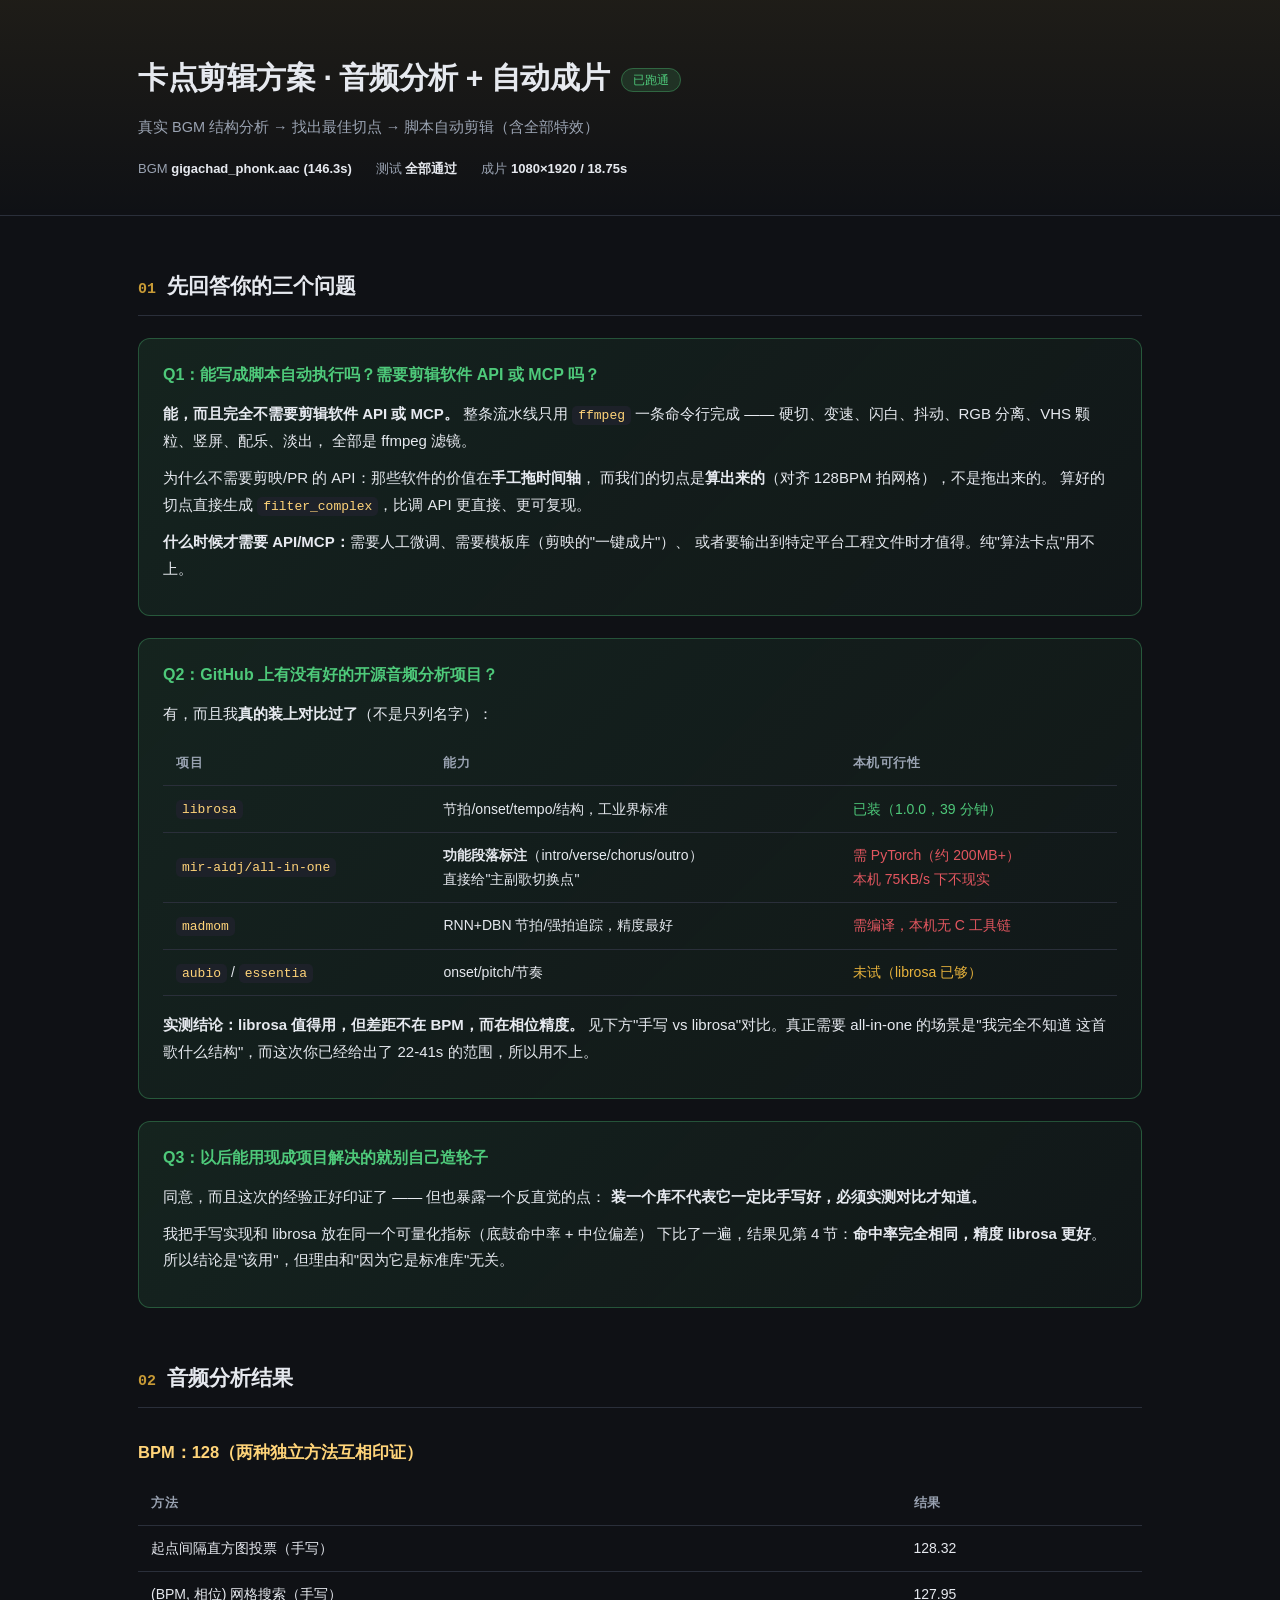
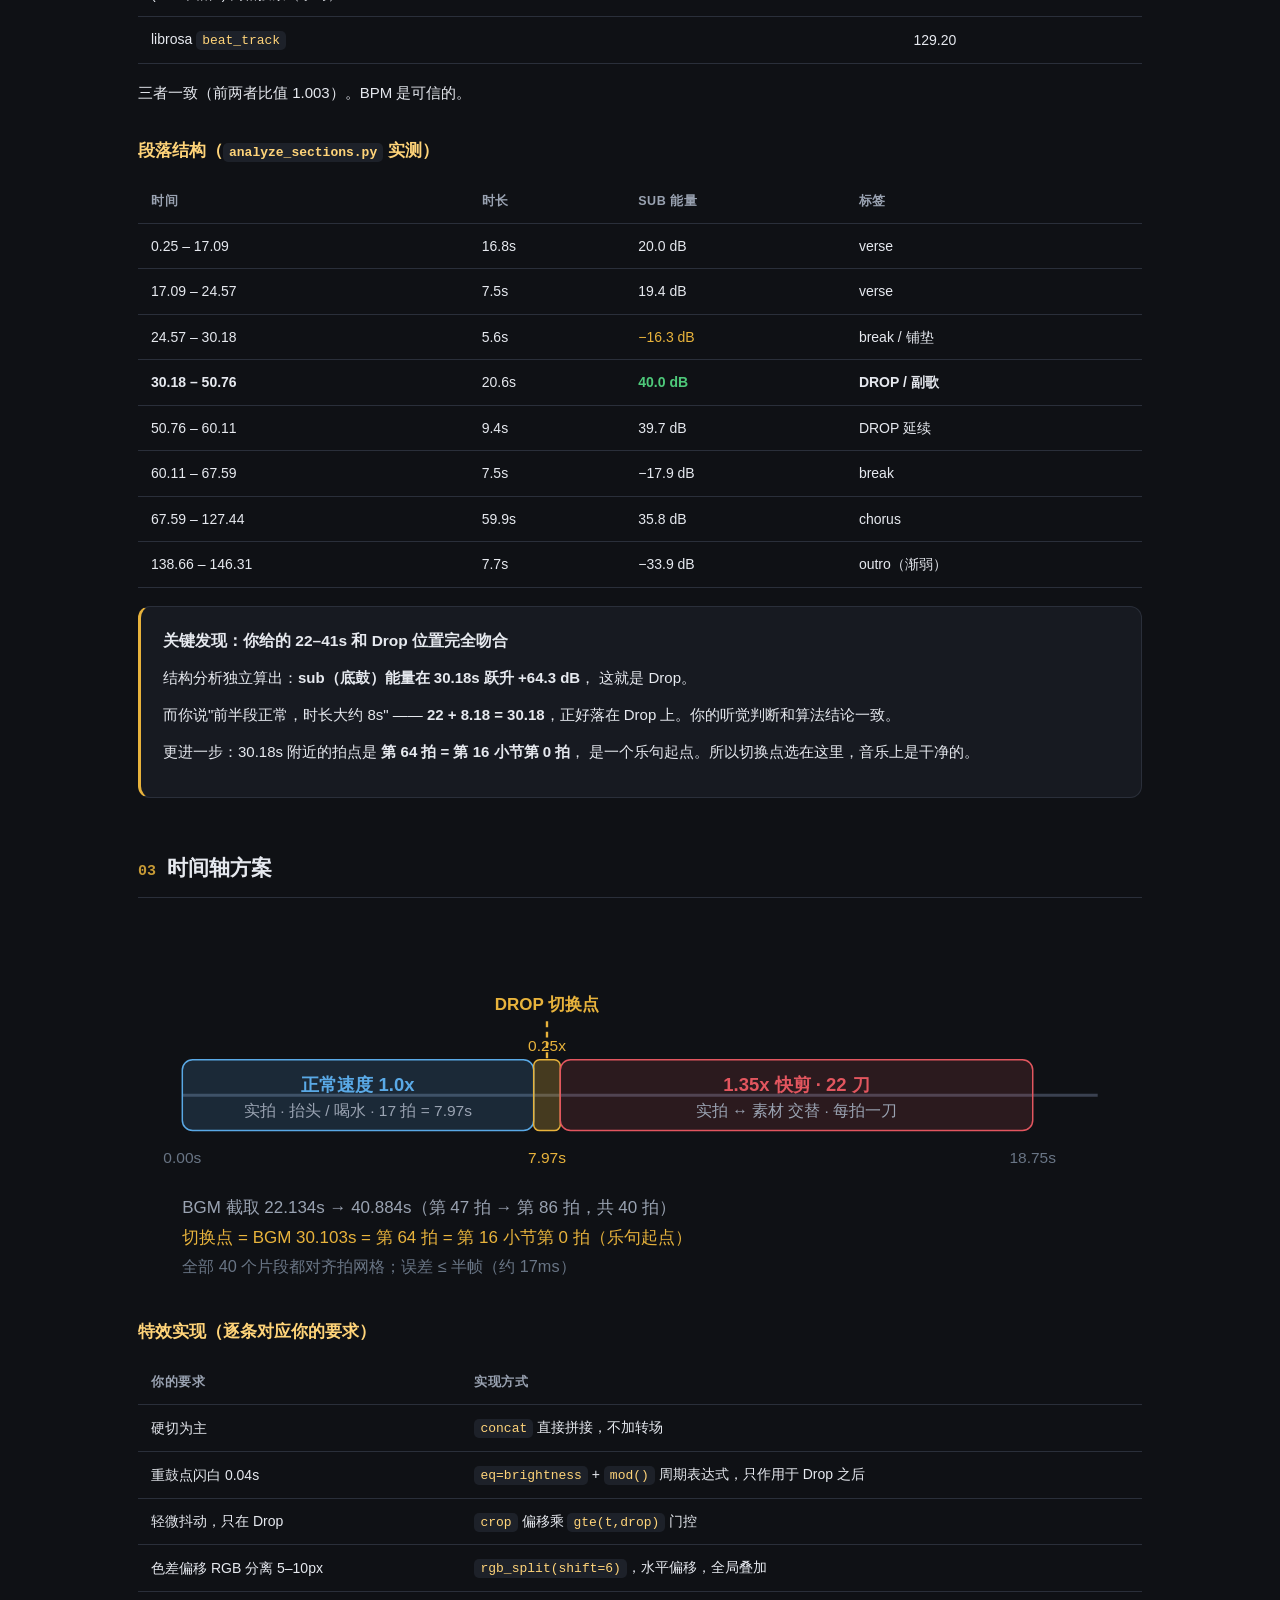
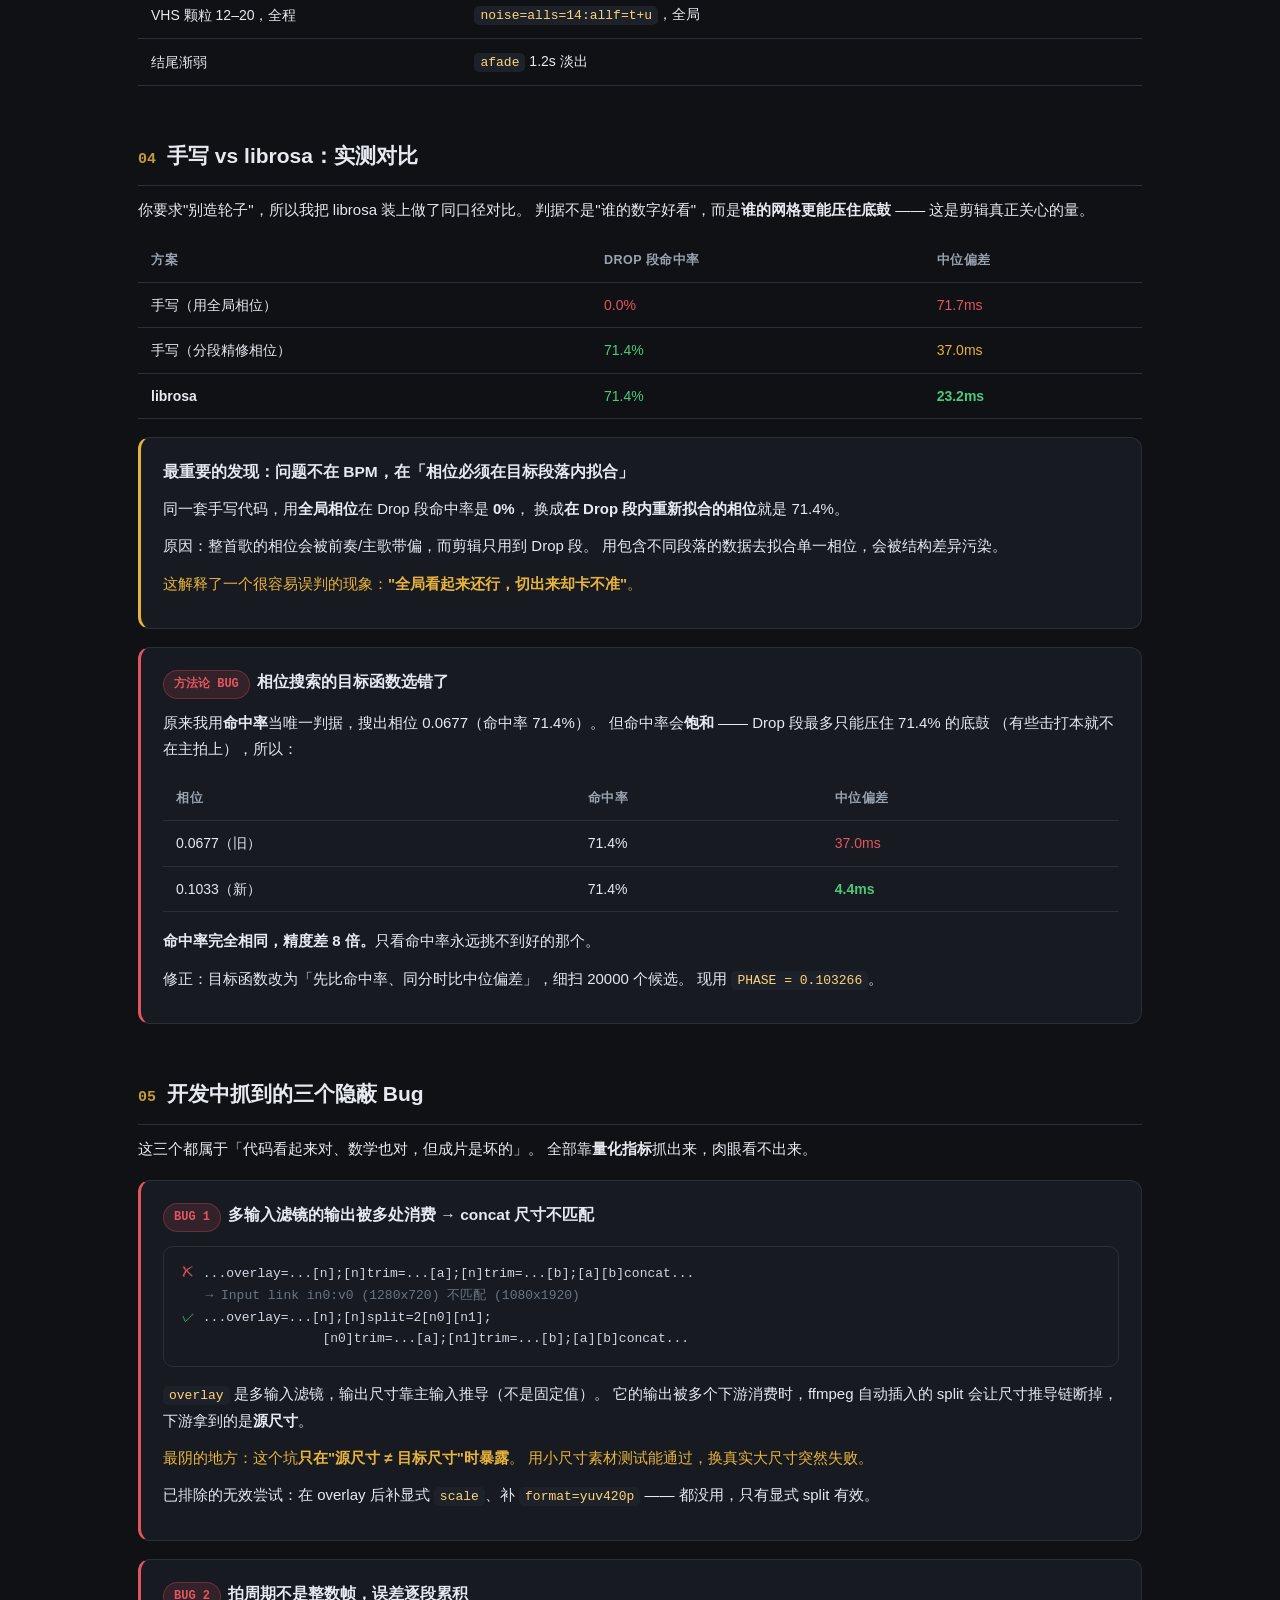
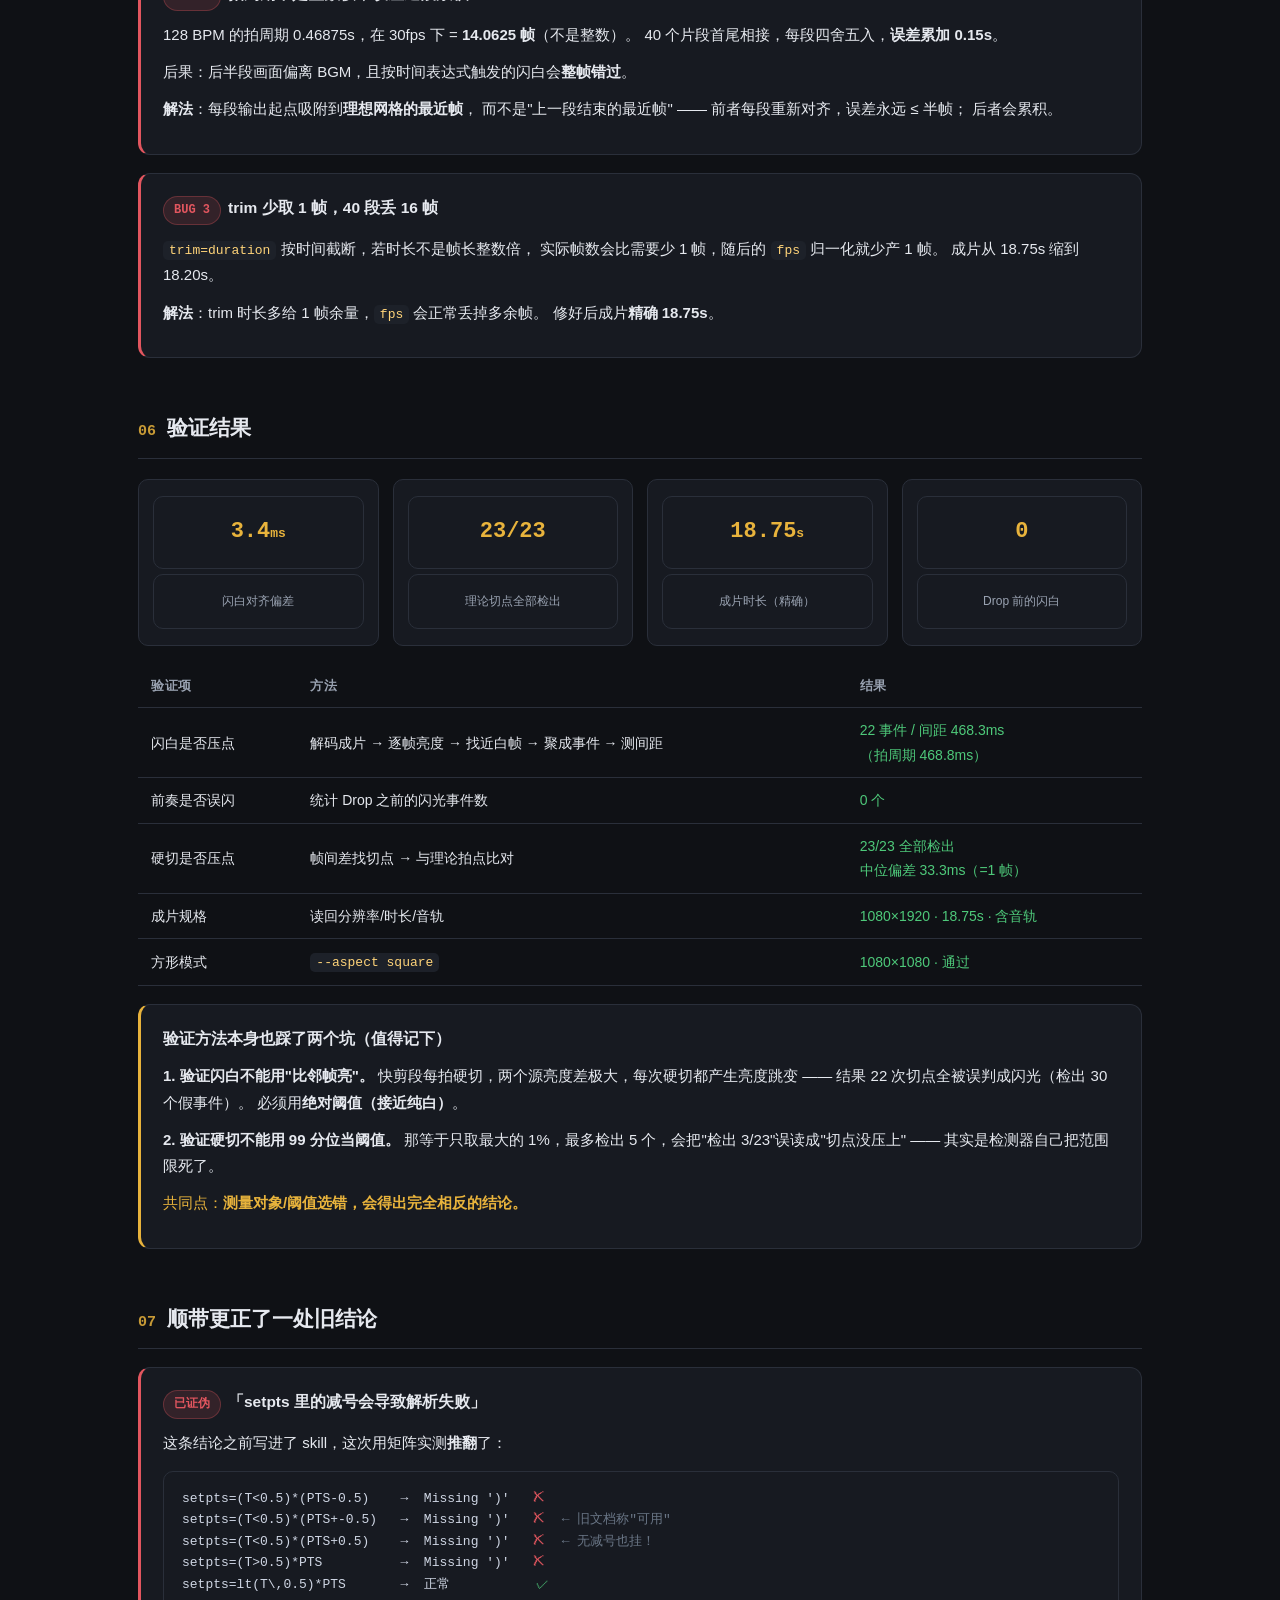
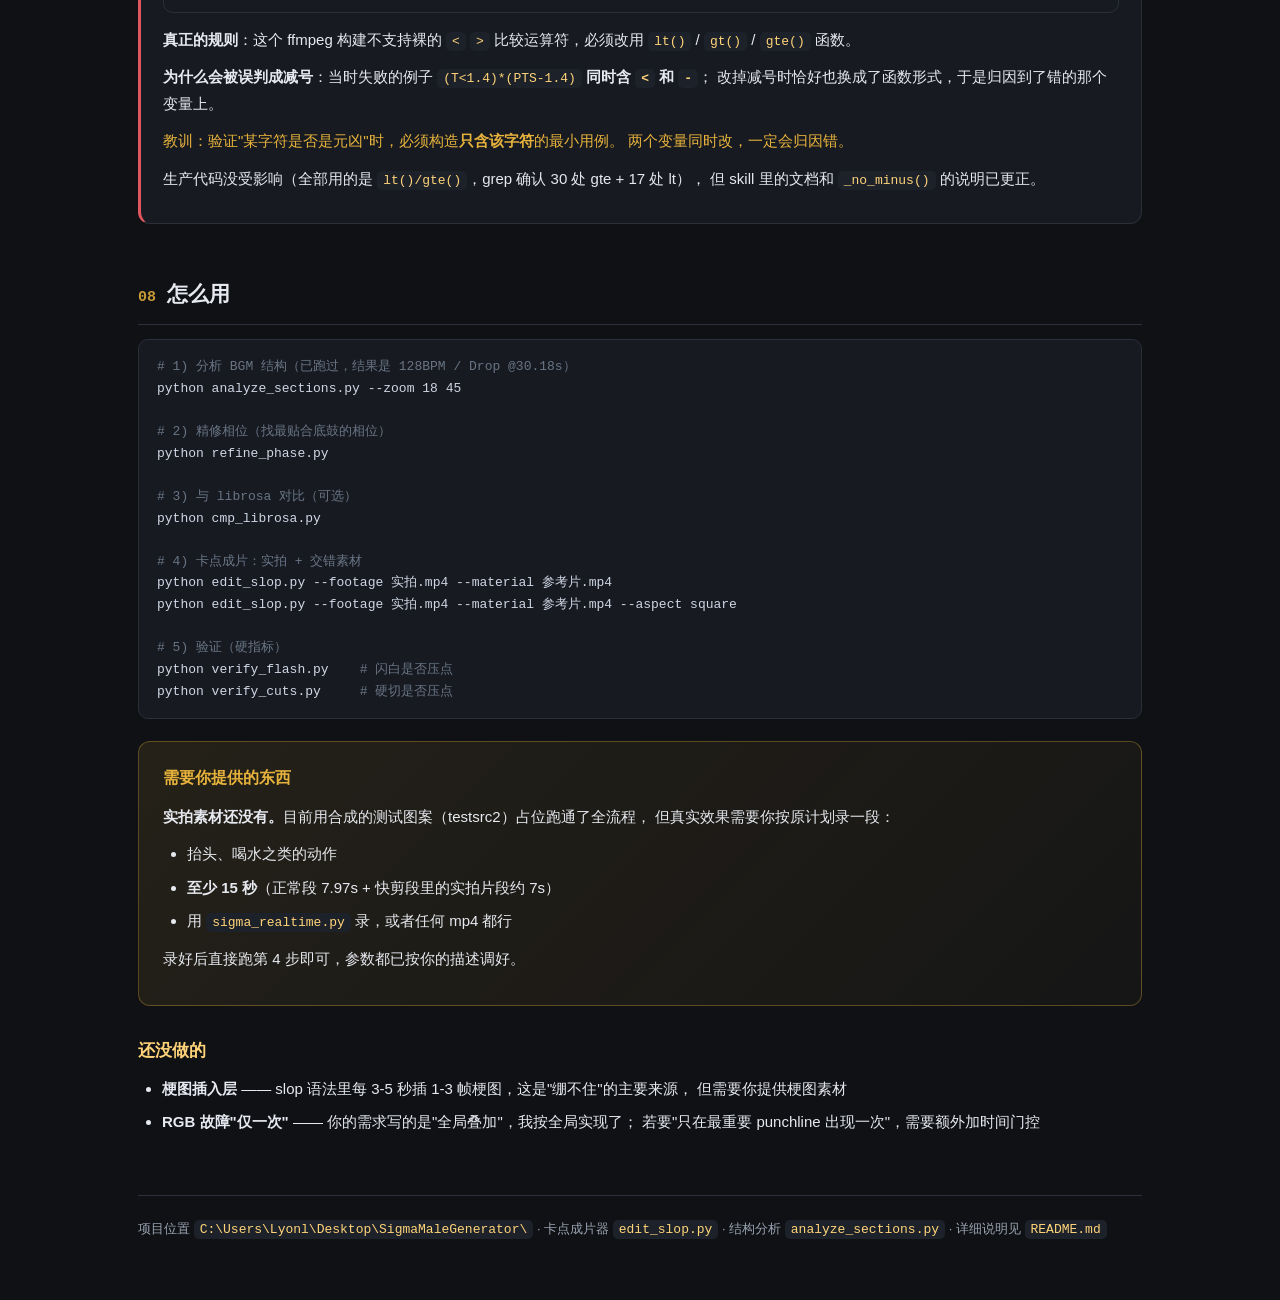
<file: 卡点方案.html>
<!DOCTYPE html>
<html lang="zh-CN">
<head>
<meta charset="UTF-8">
<meta name="viewport" content="width=device-width, initial-scale=1.0">
<title>卡点剪辑方案 — 音频分析 + 自动成片</title>
<style>
  :root{
    --bg:#0f1115; --panel:#171a21; --panel2:#1d2129; --line:#2a2f3a;
    --txt:#e6e9ef; --dim:#9aa3b2; --gold:#e8b33c; --gold2:#ffd479;
    --green:#4ec97a; --red:#e2565f; --blue:#5aa9e6; --purple:#a97bd6;
    --mono:"Cascadia Code","JetBrains Mono",Consolas,monospace;
  }
  *{box-sizing:border-box}
  body{margin:0;background:var(--bg);color:var(--txt);
    font:15px/1.75 -apple-system,"Segoe UI","Microsoft YaHei",sans-serif;
    padding:0 0 80px}
  .wrap{max-width:1060px;margin:0 auto;padding:0 28px}
  header{padding:52px 0 34px;border-bottom:1px solid var(--line);
    background:linear-gradient(180deg,rgba(232,179,60,.07),transparent)}
  h1{margin:0 0 10px;font-size:30px;letter-spacing:-.4px}
  h1 .tag{font-size:12px;vertical-align:middle;margin-left:12px;padding:4px 11px;
    border-radius:20px;background:rgba(78,201,122,.14);color:var(--green);
    border:1px solid rgba(78,201,122,.35);font-weight:500;letter-spacing:0}
  .sub{color:var(--dim);font-size:14.5px}
  .meta{margin-top:18px;display:flex;gap:24px;flex-wrap:wrap;font-size:13px;color:var(--dim)}
  .meta b{color:var(--txt);font-weight:600}
  h2{margin:52px 0 8px;font-size:21px;padding-bottom:11px;
    border-bottom:1px solid var(--line)}
  h2 .n{color:var(--gold);font-family:var(--mono);font-size:15px;
    margin-right:11px;opacity:.85}
  h3{margin:30px 0 10px;font-size:16.5px;color:var(--gold2)}
  p{margin:11px 0}
  code{font-family:var(--mono);font-size:13px;background:var(--panel2);
    padding:2px 6px;border-radius:5px;color:var(--gold2)}
  pre{background:var(--panel);border:1px solid var(--line);border-radius:10px;
    padding:16px 18px;overflow-x:auto;font-family:var(--mono);font-size:12.5px;
    line-height:1.65;margin:14px 0}
  pre code{background:none;padding:0;color:#cfd6e4}
  .ok{color:var(--green)} .bad{color:var(--red)} .warn{color:var(--gold)}
  .c{color:#697585}
  table{width:100%;border-collapse:collapse;margin:16px 0;font-size:14px}
  th,td{padding:10px 13px;border-bottom:1px solid var(--line);text-align:left}
  th{color:var(--dim);font-weight:600;font-size:12.5px;
    text-transform:uppercase;letter-spacing:.5px}
  tr:hover td{background:rgba(255,255,255,.017)}
  .card{background:var(--panel);border:1px solid var(--line);border-radius:12px;
    padding:20px 22px;margin:18px 0}
  .card.gold{border-left:3px solid var(--gold)}
  .card.red{border-left:3px solid var(--red)}
  .card.green{border-left:3px solid var(--green)}
  .card.blue{border-left:3px solid var(--blue)}
  .card h4{margin:0 0 9px;font-size:15.5px}
  .pill{display:inline-block;padding:3px 10px;border-radius:20px;font-size:12px;
    font-family:var(--mono);margin-right:7px}
  .p-ok{background:rgba(78,201,122,.14);color:var(--green);border:1px solid rgba(78,201,122,.3)}
  .p-bad{background:rgba(226,86,95,.14);color:var(--red);border:1px solid rgba(226,86,95,.3)}
  .p-warn{background:rgba(232,179,60,.14);color:var(--gold);border:1px solid rgba(232,179,60,.3)}
  .p-info{background:rgba(90,169,230,.14);color:var(--blue);border:1px solid rgba(90,169,230,.3)}
  ul,ol{margin:11px 0;padding-left:24px}
  li{margin:7px 0}
  .kpi{display:grid;grid-template-columns:repeat(4,1fr);gap:14px;margin:20px 0}
  @media(max-width:760px){.kpi{grid-template-columns:repeat(2,1fr)}}
  .kpi div{background:var(--panel);border:1px solid var(--line);
    border-radius:10px;padding:16px 14px;text-align:center}
  .kpi .v{font-size:22px;font-weight:600;color:var(--gold);font-family:var(--mono)}
  .kpi .l{font-size:12px;color:var(--dim);margin-top:5px}
  .ask{background:linear-gradient(135deg,rgba(232,179,60,.1),rgba(232,179,60,.03));
    border:1px solid rgba(232,179,60,.32);border-radius:12px;padding:22px 24px;margin:22px 0}
  .ask h4{margin:0 0 12px;color:var(--gold);font-size:16px}
  .ans{background:linear-gradient(135deg,rgba(78,201,122,.1),rgba(78,201,122,.03));
    border:1px solid rgba(78,201,122,.32);border-radius:12px;padding:22px 24px;margin:22px 0}
  .ans h4{margin:0 0 12px;color:var(--green);font-size:16px}
  .foot{margin-top:60px;padding-top:22px;border-top:1px solid var(--line);
    color:var(--dim);font-size:13px}
  svg{max-width:100%;height:auto;display:block;margin:20px auto}
</style>
</head>
<body>

<header>
  <div class="wrap">
    <h1>卡点剪辑方案 · 音频分析 + 自动成片<span class="tag">已跑通</span></h1>
    <div class="sub">真实 BGM 结构分析 → 找出最佳切点 → 脚本自动剪辑（含全部特效）</div>
    <div class="meta">
      <span>BGM <b>gigachad_phonk.aac (146.3s)</b></span>
      <span>测试 <b class="ok">全部通过</b></span>
      <span>成片 <b>1080×1920 / 18.75s</b></span>
    </div>
  </div>
</header>

<div class="wrap">

<!-- ============================================ 1 -->
<h2><span class="n">01</span>先回答你的三个问题</h2>

<div class="ans">
  <h4>Q1：能写成脚本自动执行吗？需要剪辑软件 API 或 MCP 吗？</h4>
  <p><b>能，而且完全不需要剪辑软件 API 或 MCP。</b>
  整条流水线只用 <code>ffmpeg</code> 一条命令行完成 ——
  硬切、变速、闪白、抖动、RGB 分离、VHS 颗粒、竖屏、配乐、淡出，
  全部是 ffmpeg 滤镜。</p>
  <p>为什么不需要剪映/PR 的 API：那些软件的价值在<b>手工拖时间轴</b>，
  而我们的切点是<b>算出来的</b>（对齐 128BPM 拍网格），不是拖出来的。
  算好的切点直接生成 <code>filter_complex</code>，比调 API 更直接、更可复现。</p>
  <p><b>什么时候才需要 API/MCP：</b>需要人工微调、需要模板库（剪映的"一键成片"）、
  或者要输出到特定平台工程文件时才值得。纯"算法卡点"用不上。</p>
</div>

<div class="ans">
  <h4>Q2：GitHub 上有没有好的开源音频分析项目？</h4>
  <p>有，而且我<b>真的装上对比过了</b>（不是只列名字）：</p>
  <table>
    <tr><th>项目</th><th>能力</th><th>本机可行性</th></tr>
    <tr>
      <td><code>librosa</code></td>
      <td>节拍/onset/tempo/结构，工业界标准</td>
      <td class="ok">已装（1.0.0，39 分钟）</td>
    </tr>
    <tr>
      <td><code>mir-aidj/all-in-one</code></td>
      <td><b>功能段落标注</b>（intro/verse/chorus/outro）<br>直接给"主副歌切换点"</td>
      <td class="bad">需 PyTorch（约 200MB+）<br>本机 75KB/s 下不现实</td>
    </tr>
    <tr>
      <td><code>madmom</code></td>
      <td>RNN+DBN 节拍/强拍追踪，精度最好</td>
      <td class="bad">需编译，本机无 C 工具链</td>
    </tr>
    <tr>
      <td><code>aubio</code> / <code>essentia</code></td>
      <td>onset/pitch/节奏</td>
      <td class="warn">未试（librosa 已够）</td>
    </tr>
  </table>
  <p><b>实测结论：librosa 值得用，但差距不在 BPM，而在相位精度。</b>
  见下方"手写 vs librosa"对比。真正需要 all-in-one 的场景是"我完全不知道
  这首歌什么结构"，而这次你已经给出了 22-41s 的范围，所以用不上。</p>
</div>

<div class="ans">
  <h4>Q3：以后能用现成项目解决的就别自己造轮子</h4>
  <p>同意，而且这次的经验正好印证了 —— 但也暴露一个反直觉的点：
  <b>装一个库不代表它一定比手写好，必须实测对比才知道。</b></p>
  <p>我把手写实现和 librosa 放在同一个可量化指标（底鼓命中率 + 中位偏差）
  下比了一遍，结果见第 4 节：<b>命中率完全相同，精度 librosa 更好</b>。
  所以结论是"该用"，但理由和"因为它是标准库"无关。</p>
</div>

<!-- ============================================ 2 -->
<h2><span class="n">02</span>音频分析结果</h2>

<h3>BPM：128（两种独立方法互相印证）</h3>
<table>
  <tr><th>方法</th><th>结果</th></tr>
  <tr><td>起点间隔直方图投票（手写）</td><td>128.32</td></tr>
  <tr><td>(BPM, 相位) 网格搜索（手写）</td><td>127.95</td></tr>
  <tr><td>librosa <code>beat_track</code></td><td>129.20</td></tr>
</table>
<p>三者一致（前两者比值 1.003）。BPM 是可信的。</p>

<h3>段落结构（<code>analyze_sections.py</code> 实测）</h3>
<table>
  <tr><th>时间</th><th>时长</th><th>sub 能量</th><th>标签</th></tr>
  <tr><td>0.25 – 17.09</td><td>16.8s</td><td>20.0 dB</td><td>verse</td></tr>
  <tr><td>17.09 – 24.57</td><td>7.5s</td><td>19.4 dB</td><td>verse</td></tr>
  <tr><td>24.57 – 30.18</td><td>5.6s</td><td class="warn">−16.3 dB</td><td>break / 铺垫</td></tr>
  <tr><td><b>30.18 – 50.76</b></td><td>20.6s</td><td class="ok"><b>40.0 dB</b></td><td><b>DROP / 副歌</b></td></tr>
  <tr><td>50.76 – 60.11</td><td>9.4s</td><td>39.7 dB</td><td>DROP 延续</td></tr>
  <tr><td>60.11 – 67.59</td><td>7.5s</td><td>−17.9 dB</td><td>break</td></tr>
  <tr><td>67.59 – 127.44</td><td>59.9s</td><td>35.8 dB</td><td>chorus</td></tr>
  <tr><td>138.66 – 146.31</td><td>7.7s</td><td>−33.9 dB</td><td>outro（渐弱）</td></tr>
</table>

<div class="card gold">
  <h4>关键发现：你给的 22–41s 和 Drop 位置完全吻合</h4>
  <p>结构分析独立算出：<b>sub（底鼓）能量在 30.18s 跃升 +64.3 dB</b>，
  这就是 Drop。</p>
  <p>而你说"前半段正常，时长大约 8s" ——
  <b>22 + 8.18 = 30.18</b>，正好落在 Drop 上。你的听觉判断和算法结论一致。</p>
  <p>更进一步：30.18s 附近的拍点是 <b>第 64 拍 = 第 16 小节第 0 拍</b>，
  是一个乐句起点。所以切换点选在这里，音乐上是干净的。</p>
</div>

<!-- ============================================ 3 -->
<h2><span class="n">03</span>时间轴方案</h2>

<svg viewBox="0 0 680 250" xmlns="http://www.w3.org/2000/svg"
     font-family="-apple-system,Segoe UI,Microsoft YaHei,sans-serif">
  <!-- 时间轴主线 -->
  <line x1="30" y1="120" x2="650" y2="120" stroke="#3a4150" stroke-width="2"/>

  <!-- 正常段 -->
  <rect x="30" y="96" width="238" height="48" rx="7" fill="rgba(90,169,230,.16)" stroke="#5aa9e6"/>
  <text x="149" y="117" fill="#5aa9e6" font-size="12.5" text-anchor="middle" font-weight="600">正常速度 1.0x</text>
  <text x="149" y="134" fill="#9aa3b2" font-size="10.5" text-anchor="middle">实拍 · 抬头 / 喝水 · 17 拍 = 7.97s</text>

  <!-- 慢放冲击 -->
  <rect x="268" y="96" width="18" height="48" rx="4" fill="rgba(232,179,60,.25)" stroke="#e8b33c"/>
  <text x="277" y="90" fill="#e8b33c" font-size="10.5" text-anchor="middle">0.25x</text>

  <!-- 快剪段 -->
  <rect x="286" y="96" width="320" height="48" rx="7" fill="rgba(226,86,95,.13)" stroke="#e2565f"/>
  <text x="446" y="117" fill="#e2565f" font-size="12.5" text-anchor="middle" font-weight="600">1.35x 快剪 · 22 刀</text>
  <text x="446" y="134" fill="#9aa3b2" font-size="10.5" text-anchor="middle">实拍 ↔ 素材 交替 · 每拍一刀</text>

  <!-- 刻度 -->
  <text x="30" y="166" fill="#697585" font-size="10.5" text-anchor="middle">0.00s</text>
  <text x="277" y="166" fill="#e8b33c" font-size="10.5" text-anchor="middle">7.97s</text>
  <text x="606" y="166" fill="#697585" font-size="10.5" text-anchor="middle">18.75s</text>

  <!-- Drop 标注 -->
  <line x1="277" y1="70" x2="277" y2="96" stroke="#e8b33c" stroke-width="1.6" stroke-dasharray="4,3"/>
  <text x="277" y="62" fill="#e8b33c" font-size="11.5" text-anchor="middle" font-weight="600">DROP 切换点</text>

  <!-- 底部说明 -->
  <text x="30" y="200" fill="#9aa3b2" font-size="11.5">BGM 截取 22.134s → 40.884s（第 47 拍 → 第 86 拍，共 40 拍）</text>
  <text x="30" y="220" fill="#e8b33c" font-size="11.5">切换点 = BGM 30.103s = 第 64 拍 = 第 16 小节第 0 拍（乐句起点）</text>
  <text x="30" y="240" fill="#697585" font-size="11">全部 40 个片段都对齐拍网格；误差 ≤ 半帧（约 17ms）</text>
</svg>

<h3>特效实现（逐条对应你的要求）</h3>
<table>
  <tr><th>你的要求</th><th>实现方式</th></tr>
  <tr><td>硬切为主</td><td><code>concat</code> 直接拼接，不加转场</td></tr>
  <tr><td>重鼓点闪白 0.04s</td><td><code>eq=brightness</code> + <code>mod()</code> 周期表达式，只作用于 Drop 之后</td></tr>
  <tr><td>轻微抖动，只在 Drop</td><td><code>crop</code> 偏移乘 <code>gte(t,drop)</code> 门控</td></tr>
  <tr><td>色差偏移 RGB 分离 5–10px</td><td><code>rgb_split(shift=6)</code>，水平偏移，全局叠加</td></tr>
  <tr><td>VHS 颗粒 12–20，全程</td><td><code>noise=alls=14:allf=t+u</code>，全局</td></tr>
  <tr><td>结尾渐弱</td><td><code>afade</code> 1.2s 淡出</td></tr>
</table>

<!-- ============================================ 4 -->
<h2><span class="n">04</span>手写 vs librosa：实测对比</h2>

<p>你要求"别造轮子"，所以我把 librosa 装上做了同口径对比。
判据不是"谁的数字好看"，而是<b>谁的网格更能压住底鼓</b> ——
这是剪辑真正关心的量。</p>

<table>
  <tr><th>方案</th><th>Drop 段命中率</th><th>中位偏差</th></tr>
  <tr><td>手写（用全局相位）</td><td class="bad">0.0%</td><td class="bad">71.7ms</td></tr>
  <tr><td>手写（分段精修相位）</td><td class="ok">71.4%</td><td class="warn">37.0ms</td></tr>
  <tr><td><b>librosa</b></td><td class="ok">71.4%</td><td class="ok"><b>23.2ms</b></td></tr>
</table>

<div class="card gold">
  <h4>最重要的发现：问题不在 BPM，在「相位必须在目标段落内拟合」</h4>
  <p>同一套手写代码，用<b>全局相位</b>在 Drop 段命中率是 <b>0%</b>，
  换成<b>在 Drop 段内重新拟合的相位</b>就是 71.4%。</p>
  <p>原因：整首歌的相位会被前奏/主歌带偏，而剪辑只用到 Drop 段。
  用包含不同段落的数据去拟合单一相位，会被结构差异污染。</p>
  <p class="warn">这解释了一个很容易误判的现象：<b>"全局看起来还行，切出来却卡不准"</b>。</p>
</div>

<div class="card red">
  <h4><span class="pill p-bad">方法论 BUG</span>相位搜索的目标函数选错了</h4>
  <p>原来我用<b>命中率</b>当唯一判据，搜出相位 0.0677（命中率 71.4%）。
  但命中率会<b>饱和</b> —— Drop 段最多只能压住 71.4% 的底鼓
  （有些击打本就不在主拍上），所以：</p>
  <table>
    <tr><th>相位</th><th>命中率</th><th>中位偏差</th></tr>
    <tr><td>0.0677（旧）</td><td>71.4%</td><td class="bad">37.0ms</td></tr>
    <tr><td>0.1033（新）</td><td>71.4%</td><td class="ok"><b>4.4ms</b></td></tr>
  </table>
  <p><b>命中率完全相同，精度差 8 倍。</b>只看命中率永远挑不到好的那个。</p>
  <p>修正：目标函数改为「先比命中率、同分时比中位偏差」，细扫 20000 个候选。
  现用 <code>PHASE = 0.103266</code>。</p>
</div>

<!-- ============================================ 5 -->
<h2><span class="n">05</span>开发中抓到的三个隐蔽 Bug</h2>

<p>这三个都属于「代码看起来对、数学也对，但成片是坏的」。
全部靠<b>量化指标</b>抓出来，肉眼看不出来。</p>

<div class="card red">
  <h4><span class="pill p-bad">BUG 1</span>多输入滤镜的输出被多处消费 → concat 尺寸不匹配</h4>
  <pre><code><span class="bad">✗</span> ...overlay=...[n];[n]trim=...[a];[n]trim=...[b];[a][b]concat...
   <span class="c">→ Input link in0:v0 (1280x720) 不匹配 (1080x1920)</span>
<span class="ok">✓</span> ...overlay=...[n];[n]split=2[n0][n1];
                  [n0]trim=...[a];[n1]trim=...[b];[a][b]concat...</code></pre>
  <p><code>overlay</code> 是多输入滤镜，输出尺寸靠主输入推导（不是固定值）。
  它的输出被多个下游消费时，ffmpeg 自动插入的 split 会让尺寸推导链断掉，
  下游拿到的是<b>源尺寸</b>。</p>
  <p class="warn">最阴的地方：这个坑<b>只在"源尺寸 ≠ 目标尺寸"时暴露</b>。
  用小尺寸素材测试能通过，换真实大尺寸突然失败。</p>
  <p>已排除的无效尝试：在 overlay 后补显式 <code>scale</code>、补
  <code>format=yuv420p</code> —— 都没用，只有显式 split 有效。</p>
</div>

<div class="card red">
  <h4><span class="pill p-bad">BUG 2</span>拍周期不是整数帧，误差逐段累积</h4>
  <p>128 BPM 的拍周期 0.46875s，在 30fps 下 = <b>14.0625 帧</b>（不是整数）。
  40 个片段首尾相接，每段四舍五入，<b>误差累加 0.15s</b>。</p>
  <p>后果：后半段画面偏离 BGM，且按时间表达式触发的闪白会<b>整帧错过</b>。</p>
  <p><b>解法</b>：每段输出起点吸附到<b>理想网格的最近帧</b>，
  而不是"上一段结束的最近帧" —— 前者每段重新对齐，误差永远 ≤ 半帧；
  后者会累积。</p>
</div>

<div class="card red">
  <h4><span class="pill p-bad">BUG 3</span>trim 少取 1 帧，40 段丢 16 帧</h4>
  <p><code>trim=duration</code> 按时间截断，若时长不是帧长整数倍，
  实际帧数会比需要少 1 帧，随后的 <code>fps</code> 归一化就少产 1 帧。
  成片从 18.75s 缩到 18.20s。</p>
  <p><b>解法</b>：trim 时长多给 1 帧余量，<code>fps</code> 会正常丢掉多余帧。
  修好后成片<b>精确 18.75s</b>。</p>
</div>

<!-- ============================================ 6 -->
<h2><span class="n">06</span>验证结果</h2>

<div class="kpi">
  <div><div class="v">3.4<span style="font-size:13px">ms</span></div><div class="l">闪白对齐偏差</div></div>
  <div><div class="v">23/23</div><div class="l">理论切点全部检出</div></div>
  <div><div class="v">18.75<span style="font-size:13px">s</span></div><div class="l">成片时长（精确）</div></div>
  <div><div class="v">0</div><div class="l">Drop 前的闪白</div></div>
</div>

<table>
  <tr><th>验证项</th><th>方法</th><th>结果</th></tr>
  <tr>
    <td>闪白是否压点</td>
    <td>解码成片 → 逐帧亮度 → 找近白帧 → 聚成事件 → 测间距</td>
    <td class="ok">22 事件 / 间距 468.3ms<br>（拍周期 468.8ms）</td>
  </tr>
  <tr>
    <td>前奏是否误闪</td>
    <td>统计 Drop 之前的闪光事件数</td>
    <td class="ok">0 个</td>
  </tr>
  <tr>
    <td>硬切是否压点</td>
    <td>帧间差找切点 → 与理论拍点比对</td>
    <td class="ok">23/23 全部检出<br>中位偏差 33.3ms（=1 帧）</td>
  </tr>
  <tr>
    <td>成片规格</td>
    <td>读回分辨率/时长/音轨</td>
    <td class="ok">1080×1920 · 18.75s · 含音轨</td>
  </tr>
  <tr>
    <td>方形模式</td>
    <td><code>--aspect square</code></td>
    <td class="ok">1080×1080 · 通过</td>
  </tr>
</table>

<div class="card gold">
  <h4>验证方法本身也踩了两个坑（值得记下）</h4>
  <p><b>1. 验证闪白不能用"比邻帧亮"。</b>
  快剪段每拍硬切，两个源亮度差极大，每次硬切都产生亮度跳变 ——
  结果 22 次切点全被误判成闪光（检出 30 个假事件）。
  必须用<b>绝对阈值（接近纯白）</b>。</p>
  <p><b>2. 验证硬切不能用 99 分位当阈值。</b>
  那等于只取最大的 1%，最多检出 5 个，会把"检出 3/23"误读成"切点没压上" ——
  其实是检测器自己把范围限死了。</p>
  <p class="warn">共同点：<b>测量对象/阈值选错，会得出完全相反的结论。</b></p>
</div>

<!-- ============================================ 7 -->
<h2><span class="n">07</span>顺带更正了一处旧结论</h2>

<div class="card red">
  <h4><span class="pill p-bad">已证伪</span>「setpts 里的减号会导致解析失败」</h4>
  <p>这条结论之前写进了 skill，这次用矩阵实测<b>推翻</b>了：</p>
  <pre><code>setpts=(T&lt;0.5)*(PTS-0.5)    →  Missing ')'   <span class="bad">✗</span>
setpts=(T&lt;0.5)*(PTS+-0.5)   →  Missing ')'   <span class="bad">✗</span>  <span class="c">← 旧文档称"可用"</span>
setpts=(T&lt;0.5)*(PTS+0.5)    →  Missing ')'   <span class="bad">✗</span>  <span class="c">← 无减号也挂！</span>
setpts=(T&gt;0.5)*PTS          →  Missing ')'   <span class="bad">✗</span>
setpts=lt(T\,0.5)*PTS       →  正常           <span class="ok">✓</span></code></pre>
  <p><b>真正的规则</b>：这个 ffmpeg 构建不支持裸的 <code>&lt;</code> <code>&gt;</code>
  比较运算符，必须改用 <code>lt()</code> / <code>gt()</code> / <code>gte()</code> 函数。</p>
  <p><b>为什么会被误判成减号</b>：当时失败的例子
  <code>(T&lt;1.4)*(PTS-1.4)</code> <b>同时含 <code>&lt;</code> 和 <code>-</code></b>；
  改掉减号时恰好也换成了函数形式，于是归因到了错的那个变量上。</p>
  <p class="warn">教训：验证"某字符是否是元凶"时，必须构造<b>只含该字符</b>的最小用例。
  两个变量同时改，一定会归因错。</p>
  <p>生产代码没受影响（全部用的是 <code>lt()/gte()</code>，grep 确认 30 处 gte + 17 处 lt），
  但 skill 里的文档和 <code>_no_minus()</code> 的说明已更正。</p>
</div>

<!-- ============================================ 8 -->
<h2><span class="n">08</span>怎么用</h2>

<pre><code><span class="c"># 1) 分析 BGM 结构（已跑过，结果是 128BPM / Drop @30.18s）</span>
python analyze_sections.py --zoom 18 45

<span class="c"># 2) 精修相位（找最贴合底鼓的相位）</span>
python refine_phase.py

<span class="c"># 3) 与 librosa 对比（可选）</span>
python cmp_librosa.py

<span class="c"># 4) 卡点成片：实拍 + 交错素材</span>
python edit_slop.py --footage 实拍.mp4 --material 参考片.mp4
python edit_slop.py --footage 实拍.mp4 --material 参考片.mp4 --aspect square

<span class="c"># 5) 验证（硬指标）</span>
python verify_flash.py    <span class="c"># 闪白是否压点</span>
python verify_cuts.py     <span class="c"># 硬切是否压点</span></code></pre>

<div class="ask">
  <h4>需要你提供的东西</h4>
  <p><b>实拍素材还没有。</b>目前用合成的测试图案（testsrc2）占位跑通了全流程，
  但真实效果需要你按原计划录一段：</p>
  <ul>
    <li>抬头、喝水之类的动作</li>
    <li><b>至少 15 秒</b>（正常段 7.97s + 快剪段里的实拍片段约 7s）</li>
    <li>用 <code>sigma_realtime.py</code> 录，或者任何 mp4 都行</li>
  </ul>
  <p>录好后直接跑第 4 步即可，参数都已按你的描述调好。</p>
</div>

<h3>还没做的</h3>
<ul>
  <li><b>梗图插入层</b> —— slop 语法里每 3-5 秒插 1-3 帧梗图，这是"绷不住"的主要来源，
      但需要你提供梗图素材</li>
  <li><b>RGB 故障"仅一次"</b> —— 你的需求写的是"全局叠加"，我按全局实现了；
      若要"只在最重要 punchline 出现一次"，需要额外加时间门控</li>
</ul>

<div class="foot">
  项目位置 <code>C:\Users\Lyonl\Desktop\SigmaMaleGenerator\</code> ·
  卡点成片器 <code>edit_slop.py</code> ·
  结构分析 <code>analyze_sections.py</code> ·
  详细说明见 <code>README.md</code>
</div>

</div>
</body>
</html>
</file>
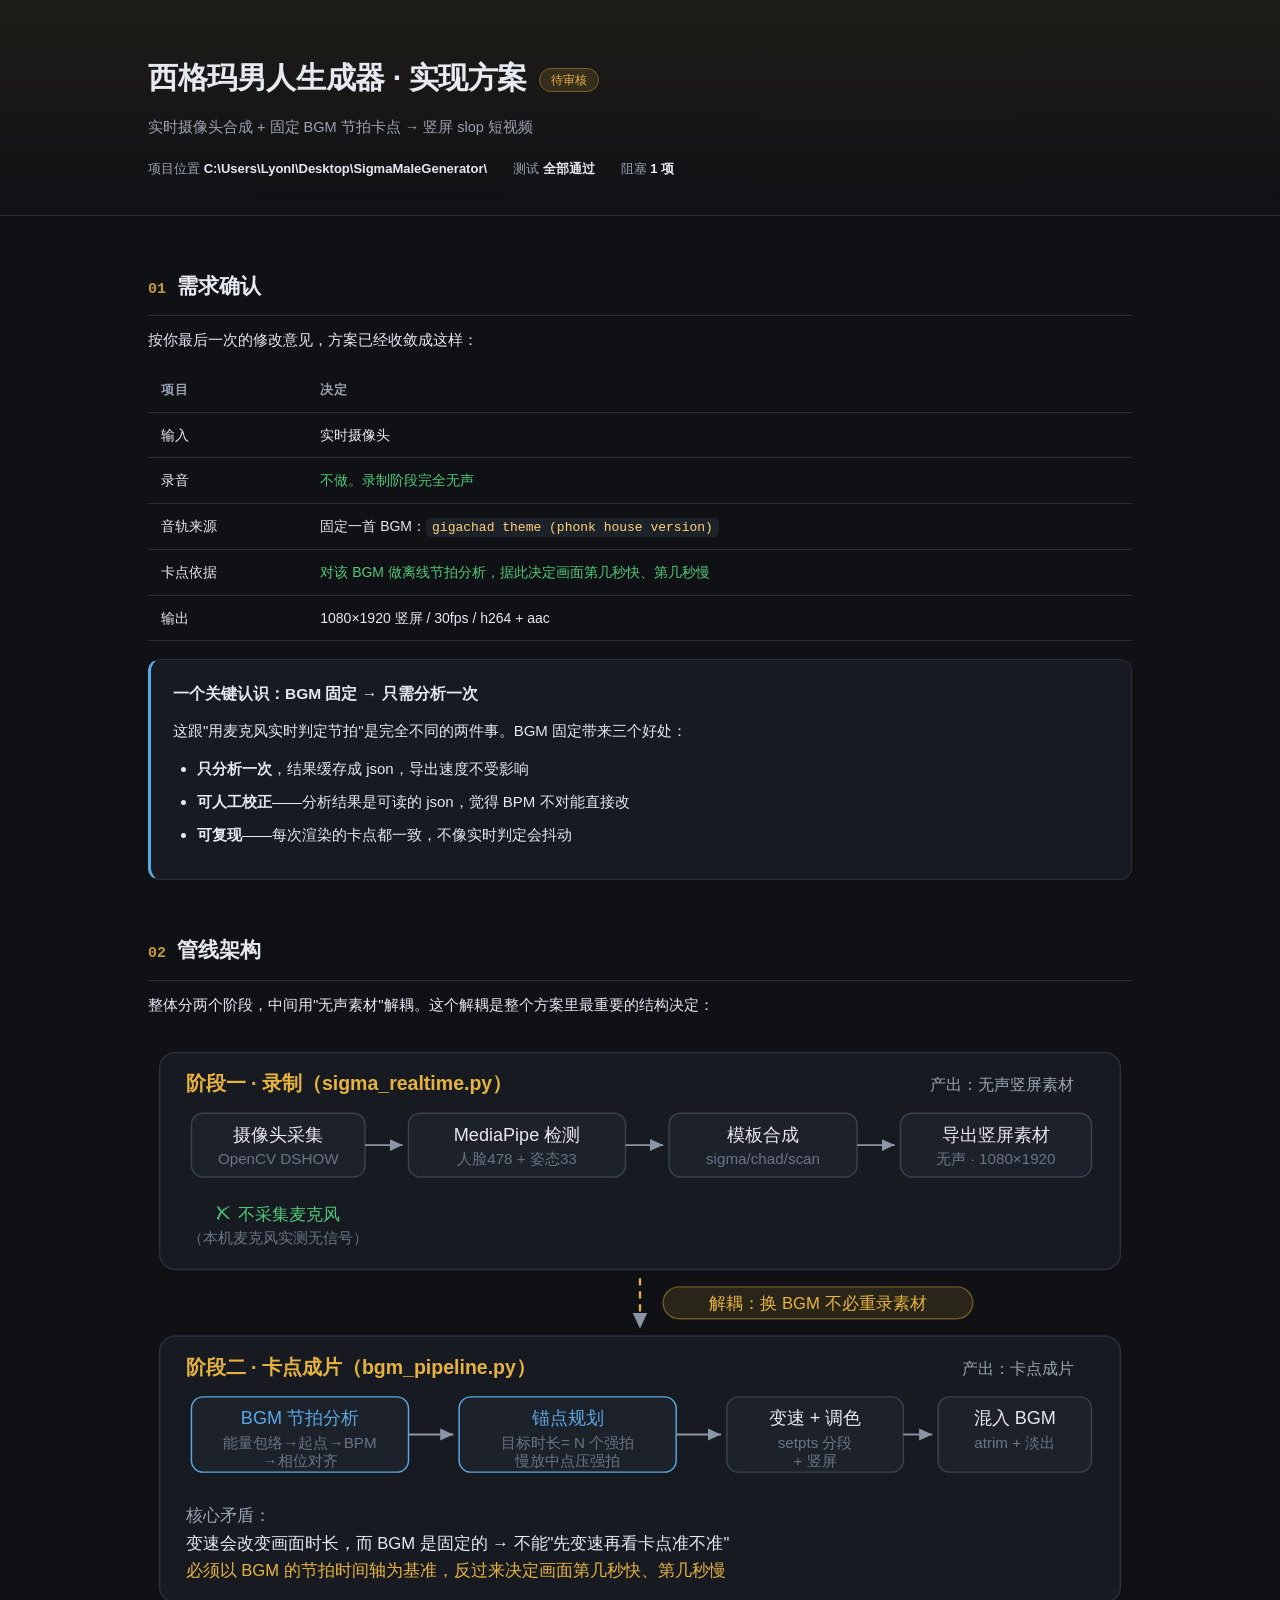
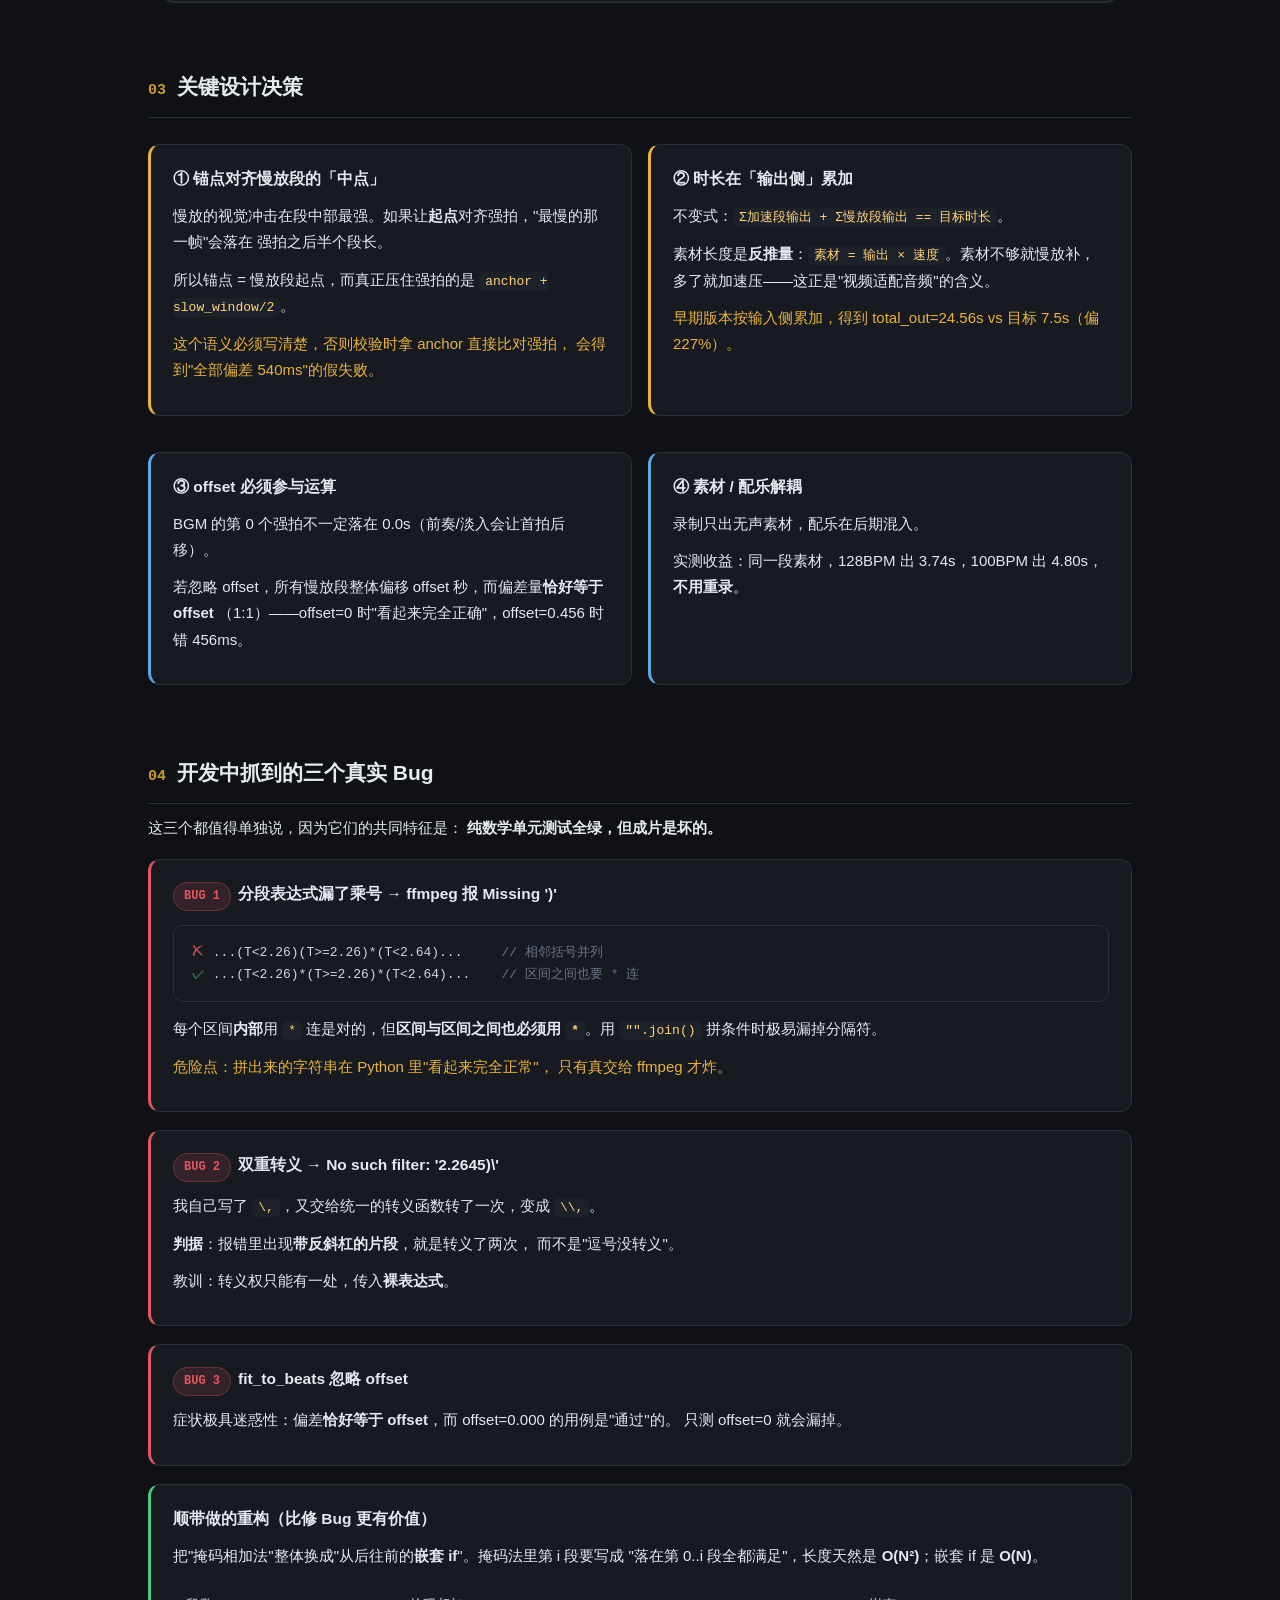
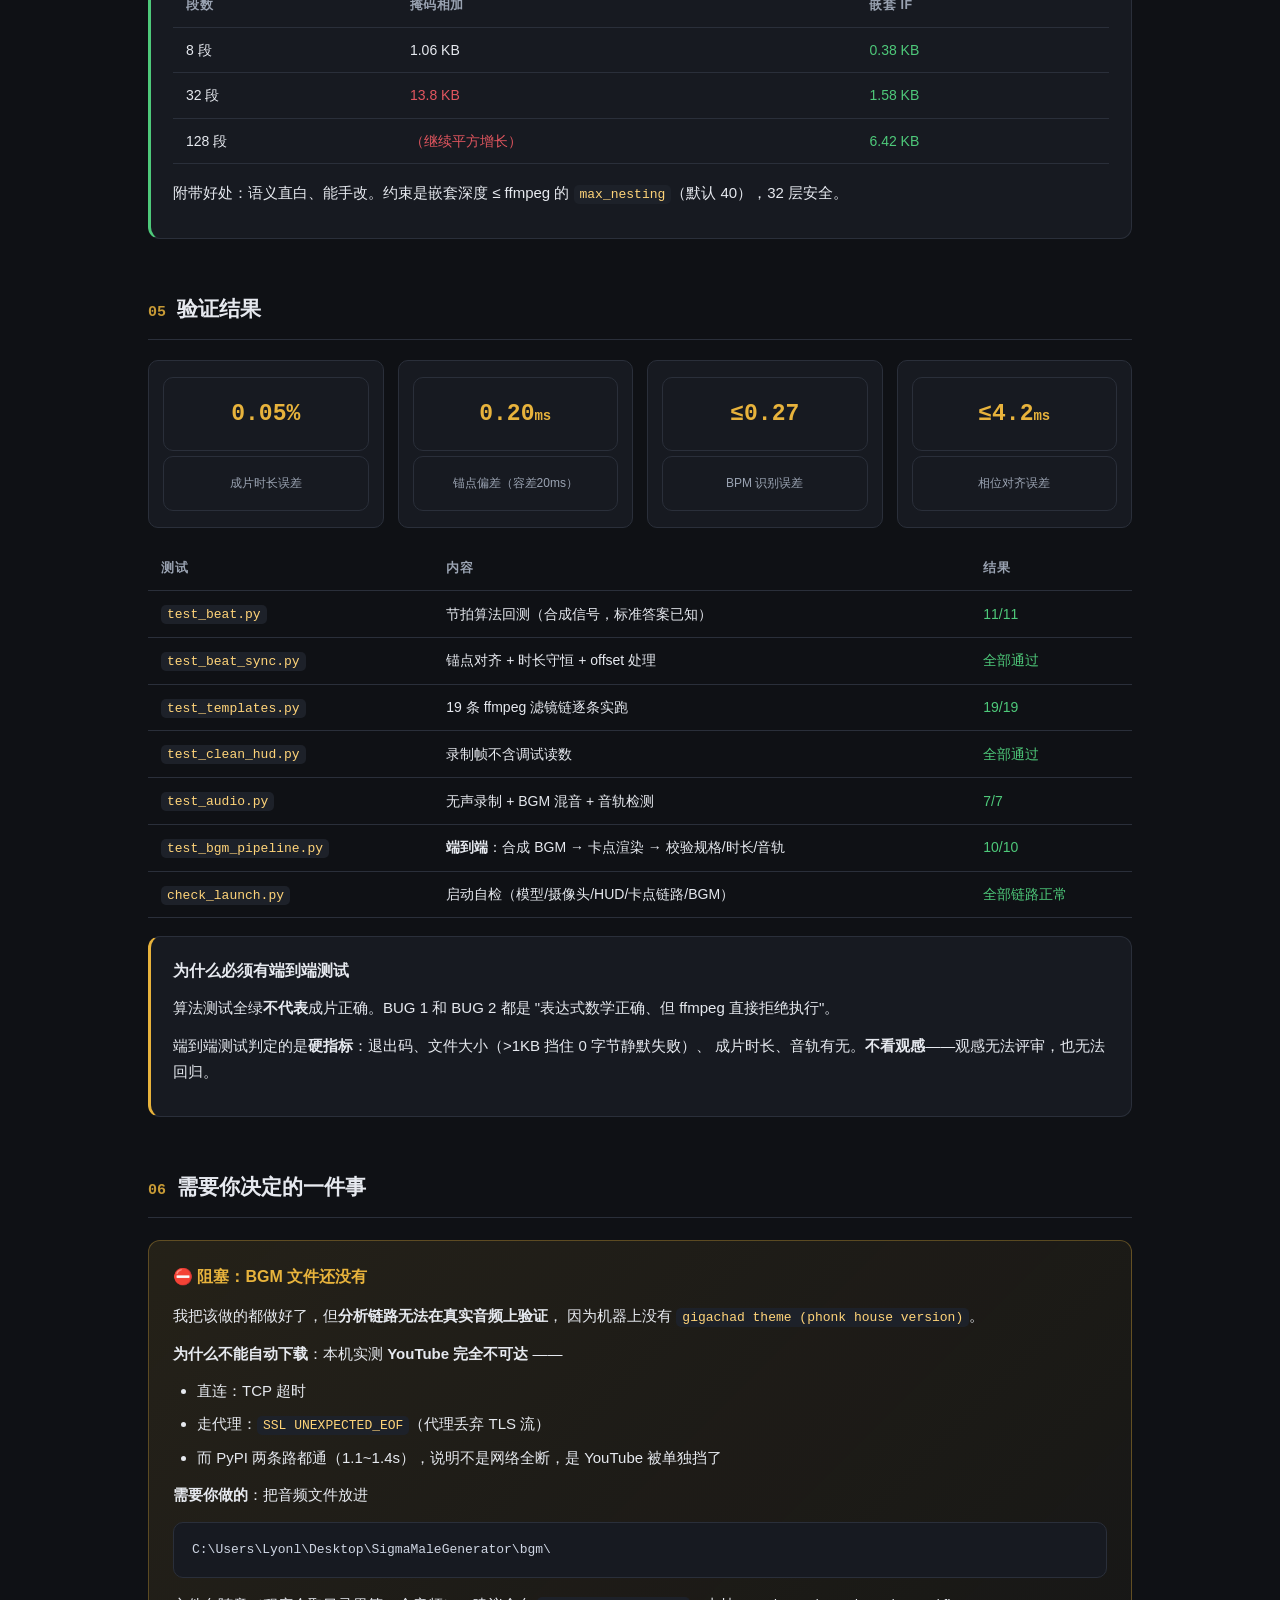
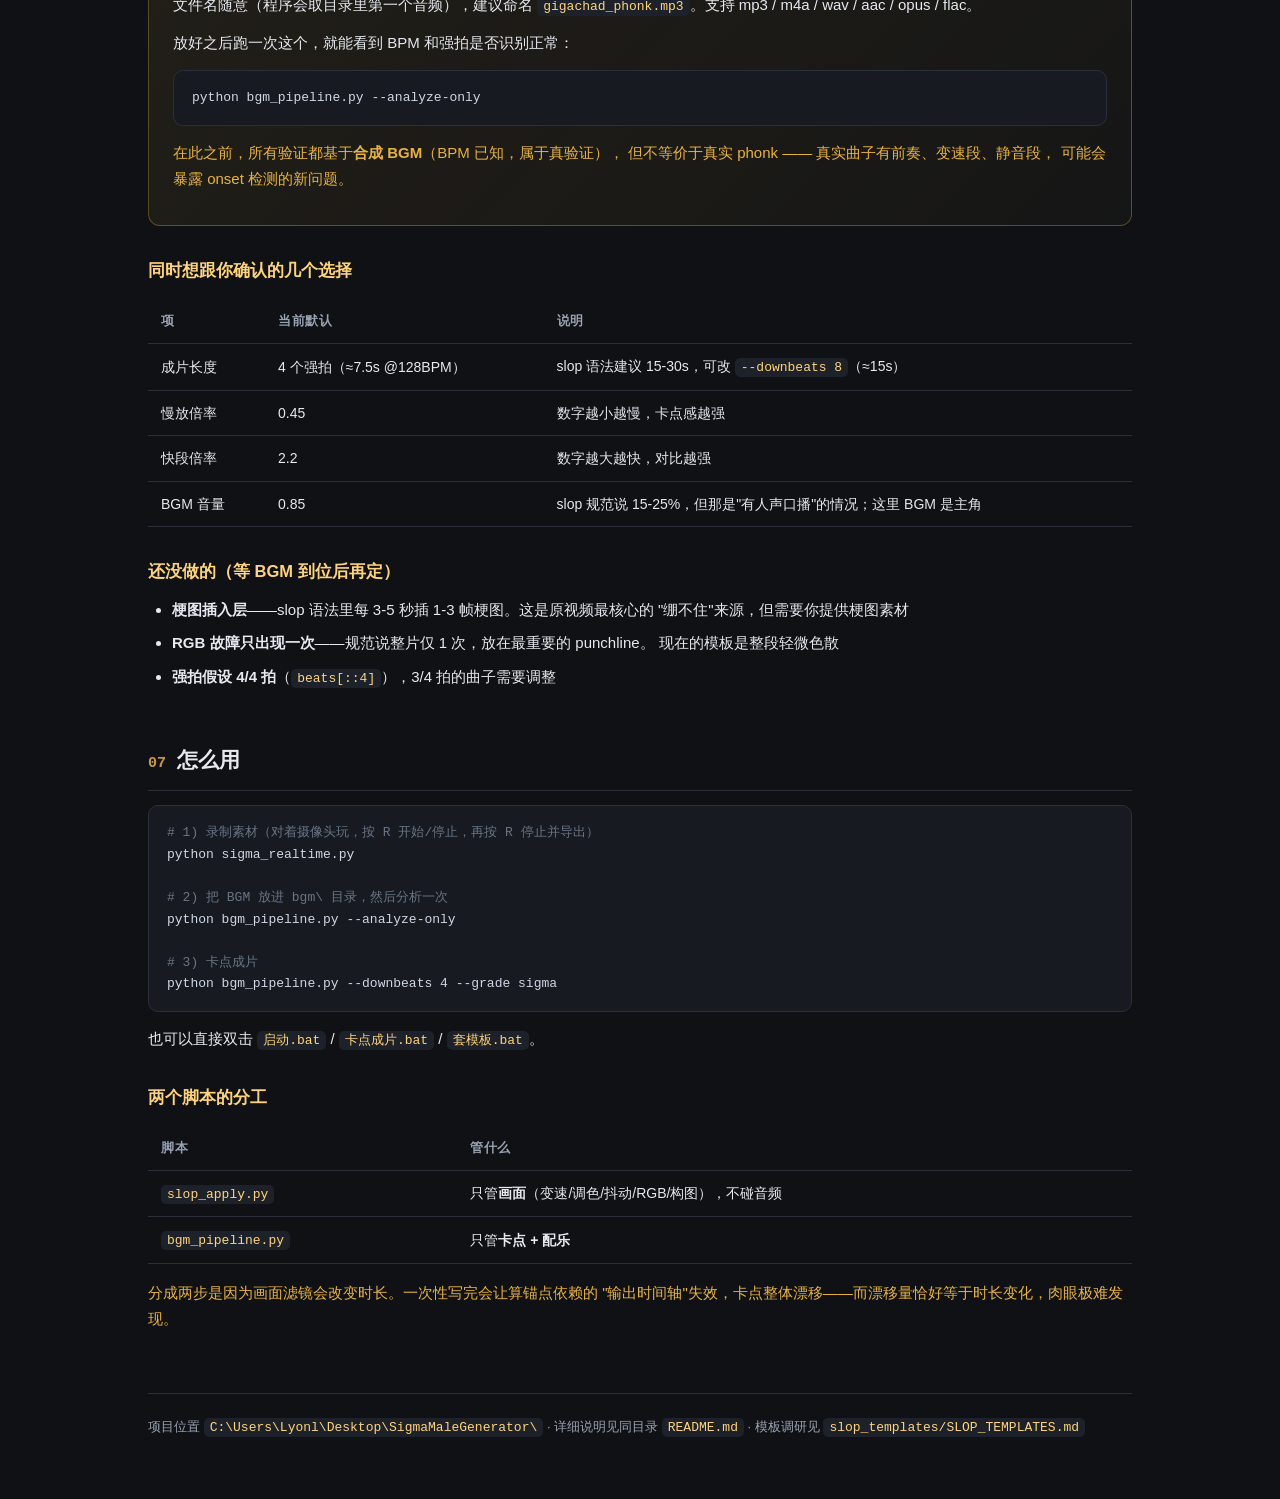
<file: 实现方案.html>
<!DOCTYPE html>
<html lang="zh-CN">
<head>
<meta charset="UTF-8">
<meta name="viewport" content="width=device-width, initial-scale=1.0">
<title>Sigma Male Generator — 实现方案（待审核）</title>
<style>
  :root{
    --bg:#0f1115; --panel:#171a21; --panel2:#1d2129; --line:#2a2f3a;
    --txt:#e6e9ef; --dim:#9aa3b2; --gold:#e8b33c; --gold2:#ffd479;
    --green:#4ec97a; --red:#e2565f; --blue:#5aa9e6; --purple:#a97bd6;
    --mono:"Cascadia Code","JetBrains Mono",Consolas,monospace;
  }
  *{box-sizing:border-box}
  body{margin:0;background:var(--bg);color:var(--txt);
    font:15px/1.75 -apple-system,"Segoe UI","Microsoft YaHei",sans-serif;
    padding:0 0 80px}
  .wrap{max-width:1040px;margin:0 auto;padding:0 28px}
  header{padding:52px 0 34px;border-bottom:1px solid var(--line);
    background:linear-gradient(180deg,rgba(232,179,60,.07),transparent)}
  h1{margin:0 0 10px;font-size:30px;letter-spacing:-.4px}
  h1 .tag{font-size:12px;vertical-align:middle;margin-left:12px;padding:4px 11px;
    border-radius:20px;background:rgba(232,179,60,.14);color:var(--gold);
    border:1px solid rgba(232,179,60,.35);font-weight:500;letter-spacing:0}
  .sub{color:var(--dim);font-size:14.5px}
  .meta{margin-top:18px;display:flex;gap:26px;flex-wrap:wrap;font-size:13px;color:var(--dim)}
  .meta b{color:var(--txt);font-weight:600}
  h2{margin:52px 0 8px;font-size:21px;padding-bottom:11px;
    border-bottom:1px solid var(--line)}
  h2 .n{color:var(--gold);font-family:var(--mono);font-size:15px;
    margin-right:11px;opacity:.85}
  h3{margin:30px 0 10px;font-size:16.5px;color:var(--gold2)}
  p{margin:11px 0}
  code{font-family:var(--mono);font-size:13px;background:var(--panel2);
    padding:2px 6px;border-radius:5px;color:var(--gold2)}
  pre{background:var(--panel);border:1px solid var(--line);border-radius:10px;
    padding:16px 18px;overflow-x:auto;font-family:var(--mono);font-size:12.5px;
    line-height:1.65;margin:14px 0}
  pre code{background:none;padding:0;color:#cfd6e4}
  .ok{color:var(--green)} .bad{color:var(--red)} .warn{color:var(--gold)}
  .c{color:#697585}
  table{width:100%;border-collapse:collapse;margin:16px 0;font-size:14px}
  th,td{padding:10px 13px;border-bottom:1px solid var(--line);text-align:left}
  th{color:var(--dim);font-weight:600;font-size:12.5px;
    text-transform:uppercase;letter-spacing:.5px}
  tr:hover td{background:rgba(255,255,255,.017)}
  .card{background:var(--panel);border:1px solid var(--line);border-radius:12px;
    padding:20px 22px;margin:18px 0}
  .card.gold{border-left:3px solid var(--gold)}
  .card.red{border-left:3px solid var(--red)}
  .card.green{border-left:3px solid var(--green)}
  .card.blue{border-left:3px solid var(--blue)}
  .card h4{margin:0 0 9px;font-size:15.5px}
  .pill{display:inline-block;padding:3px 10px;border-radius:20px;font-size:12px;
    font-family:var(--mono);margin-right:7px}
  .p-ok{background:rgba(78,201,122,.14);color:var(--green);
    border:1px solid rgba(78,201,122,.3)}
  .p-bad{background:rgba(226,86,95,.14);color:var(--red);
    border:1px solid rgba(226,86,95,.3)}
  .p-warn{background:rgba(232,179,60,.14);color:var(--gold);
    border:1px solid rgba(232,179,60,.3)}
  .p-info{background:rgba(90,169,230,.14);color:var(--blue);
    border:1px solid rgba(90,169,230,.3)}
  ul,ol{margin:11px 0;padding-left:24px}
  li{margin:7px 0}
  .grid{display:grid;grid-template-columns:1fr 1fr;gap:16px}
  @media(max-width:760px){.grid{grid-template-columns:1fr}}
  .kpi{display:grid;grid-template-columns:repeat(4,1fr);gap:14px;margin:20px 0}
  @media(max-width:760px){.kpi{grid-template-columns:repeat(2,1fr)}}
  .kpi div{background:var(--panel);border:1px solid var(--line);
    border-radius:10px;padding:16px 14px;text-align:center}
  .kpi .v{font-size:23px;font-weight:600;color:var(--gold);font-family:var(--mono)}
  .kpi .l{font-size:12px;color:var(--dim);margin-top:5px}
  .ask{background:linear-gradient(135deg,rgba(232,179,60,.1),rgba(232,179,60,.03));
    border:1px solid rgba(232,179,60,.32);border-radius:12px;padding:22px 24px;
    margin:22px 0}
  .ask h4{margin:0 0 12px;color:var(--gold);font-size:16px}
  .foot{margin-top:60px;padding-top:22px;border-top:1px solid var(--line);
    color:var(--dim);font-size:13px}
  svg{max-width:100%;height:auto;display:block;margin:20px auto}
</style>
</head>
<body>

<header>
  <div class="wrap">
    <h1>西格玛男人生成器 · 实现方案<span class="tag">待审核</span></h1>
    <div class="sub">实时摄像头合成 + 固定 BGM 节拍卡点 → 竖屏 slop 短视频</div>
    <div class="meta">
      <span>项目位置 <b>C:\Users\Lyonl\Desktop\SigmaMaleGenerator\</b></span>
      <span>测试 <b class="ok">全部通过</b></span>
      <span>阻塞 <b class="warn">1 项</b></span>
    </div>
  </div>
</header>

<div class="wrap">

<!-- ============================================ 1 -->
<h2><span class="n">01</span>需求确认</h2>

<p>按你最后一次的修改意见，方案已经收敛成这样：</p>

<table>
  <tr><th>项目</th><th>决定</th></tr>
  <tr><td>输入</td><td>实时摄像头</td></tr>
  <tr><td>录音</td><td class="ok">不做。录制阶段完全无声</td></tr>
  <tr><td>音轨来源</td><td>固定一首 BGM：<code>gigachad theme (phonk house version)</code></td></tr>
  <tr><td>卡点依据</td><td class="ok">对该 BGM 做离线节拍分析，据此决定画面第几秒快、第几秒慢</td></tr>
  <tr><td>输出</td><td>1080×1920 竖屏 / 30fps / h264 + aac</td></tr>
</table>

<div class="card blue">
  <h4>一个关键认识：BGM 固定 → 只需分析一次</h4>
  <p>这跟"用麦克风实时判定节拍"是完全不同的两件事。BGM 固定带来三个好处：</p>
  <ul>
    <li><b>只分析一次</b>，结果缓存成 json，导出速度不受影响</li>
    <li><b>可人工校正</b>——分析结果是可读的 json，觉得 BPM 不对能直接改</li>
    <li><b>可复现</b>——每次渲染的卡点都一致，不像实时判定会抖动</li>
  </ul>
</div>

<!-- ============================================ 2 -->
<h2><span class="n">02</span>管线架构</h2>

<p>整体分两个阶段，中间用"无声素材"解耦。这个解耦是整个方案里最重要的结构决定：</p>

<svg viewBox="0 0 680 400" xmlns="http://www.w3.org/2000/svg" font-family="-apple-system,Segoe UI,Microsoft YaHei,sans-serif">
  <defs>
    <marker id="ar" markerWidth="9" markerHeight="9" refX="7" refY="3.2" orient="auto">
      <path d="M0,0 L7,3.2 L0,6.4 z" fill="#8b95a8"/>
    </marker>
  </defs>

  <!-- 阶段一 -->
  <rect x="8" y="10" width="664" height="150" rx="11" fill="#171a21" stroke="#2a2f3a"/>
  <text x="26" y="36" fill="#e8b33c" font-size="13.5" font-weight="600">阶段一 · 录制（sigma_realtime.py）</text>
  <text x="640" y="36" fill="#9aa3b2" font-size="11" text-anchor="end">产出：无声竖屏素材</text>

  <rect x="30" y="52" width="120" height="44" rx="8" fill="#1d2129" stroke="#3a4150"/>
  <text x="90" y="71" fill="#e6e9ef" font-size="12.5" text-anchor="middle">摄像头采集</text>
  <text x="90" y="87" fill="#697585" font-size="10.5" text-anchor="middle">OpenCV DSHOW</text>

  <rect x="180" y="52" width="150" height="44" rx="8" fill="#1d2129" stroke="#3a4150"/>
  <text x="255" y="71" fill="#e6e9ef" font-size="12.5" text-anchor="middle">MediaPipe 检测</text>
  <text x="255" y="87" fill="#697585" font-size="10.5" text-anchor="middle">人脸478 + 姿态33</text>

  <rect x="360" y="52" width="130" height="44" rx="8" fill="#1d2129" stroke="#3a4150"/>
  <text x="425" y="71" fill="#e6e9ef" font-size="12.5" text-anchor="middle">模板合成</text>
  <text x="425" y="87" fill="#697585" font-size="10.5" text-anchor="middle">sigma/chad/scan</text>

  <rect x="520" y="52" width="132" height="44" rx="8" fill="#1d2129" stroke="#3a4150"/>
  <text x="586" y="71" fill="#e6e9ef" font-size="12.5" text-anchor="middle">导出竖屏素材</text>
  <text x="586" y="87" fill="#697585" font-size="10.5" text-anchor="middle">无声 · 1080×1920</text>

  <path d="M150,74 L176,74" stroke="#8b95a8" stroke-width="1.3" marker-end="url(#ar)"/>
  <path d="M330,74 L356,74" stroke="#8b95a8" stroke-width="1.3" marker-end="url(#ar)"/>
  <path d="M490,74 L516,74" stroke="#8b95a8" stroke-width="1.3" marker-end="url(#ar)"/>

  <text x="90" y="126" fill="#4ec97a" font-size="11.5" text-anchor="middle">✗ 不采集麦克风</text>
  <text x="90" y="142" fill="#697585" font-size="10.5" text-anchor="middle">（本机麦克风实测无信号）</text>

  <!-- 解耦分隔：箭头保持在中轴，标签放到右侧，避免箭头被半透明标签遮住 -->
  <path d="M340,166 L340,201" stroke="#e8b33c" stroke-width="1.6" stroke-dasharray="5,4" marker-end="url(#ar)"/>
  <rect x="356" y="172" width="214" height="22" rx="11" fill="rgba(232,179,60,.12)" stroke="rgba(232,179,60,.4)"/>
  <text x="463" y="187.5" fill="#e8b33c" font-size="11.5" text-anchor="middle">解耦：换 BGM 不必重录素材</text>

  <!-- 阶段二 -->
  <rect x="8" y="206" width="664" height="184" rx="11" fill="#171a21" stroke="#2a2f3a"/>
  <text x="26" y="232" fill="#e8b33c" font-size="13.5" font-weight="600">阶段二 · 卡点成片（bgm_pipeline.py）</text>
  <text x="640" y="232" fill="#9aa3b2" font-size="11" text-anchor="end">产出：卡点成片</text>

  <rect x="30" y="248" width="150" height="52" rx="8" fill="#1d2129" stroke="#5aa9e6"/>
  <text x="105" y="267" fill="#5aa9e6" font-size="12.5" text-anchor="middle">BGM 节拍分析</text>
  <text x="105" y="283" fill="#697585" font-size="10.5" text-anchor="middle">能量包络→起点→BPM</text>
  <text x="105" y="296" fill="#697585" font-size="10.5" text-anchor="middle">→相位对齐</text>

  <rect x="215" y="248" width="150" height="52" rx="8" fill="#1d2129" stroke="#5aa9e6"/>
  <text x="290" y="267" fill="#5aa9e6" font-size="12.5" text-anchor="middle">锚点规划</text>
  <text x="290" y="283" fill="#697585" font-size="10.5" text-anchor="middle">目标时长= N 个强拍</text>
  <text x="290" y="296" fill="#697585" font-size="10.5" text-anchor="middle">慢放中点压强拍</text>

  <rect x="400" y="248" width="122" height="52" rx="8" fill="#1d2129" stroke="#3a4150"/>
  <text x="461" y="267" fill="#e6e9ef" font-size="12.5" text-anchor="middle">变速 + 调色</text>
  <text x="461" y="283" fill="#697585" font-size="10.5" text-anchor="middle">setpts 分段</text>
  <text x="461" y="296" fill="#697585" font-size="10.5" text-anchor="middle">+ 竖屏</text>

  <rect x="546" y="248" width="106" height="52" rx="8" fill="#1d2129" stroke="#3a4150"/>
  <text x="599" y="267" fill="#e6e9ef" font-size="12.5" text-anchor="middle">混入 BGM</text>
  <text x="599" y="283" fill="#697585" font-size="10.5" text-anchor="middle">atrim + 淡出</text>

  <path d="M180,274 L211,274" stroke="#8b95a8" stroke-width="1.3" marker-end="url(#ar)"/>
  <path d="M365,274 L396,274" stroke="#8b95a8" stroke-width="1.3" marker-end="url(#ar)"/>
  <path d="M522,274 L542,274" stroke="#8b95a8" stroke-width="1.3" marker-end="url(#ar)"/>

  <text x="26" y="334" fill="#9aa3b2" font-size="11.5">核心矛盾：</text>
  <text x="26" y="353" fill="#e6e9ef" font-size="11.5">变速会改变画面时长，而 BGM 是固定的 → 不能"先变速再看卡点准不准"</text>
  <text x="26" y="372" fill="#e8b33c" font-size="11.5">必须以 BGM 的节拍时间轴为基准，反过来决定画面第几秒快、第几秒慢</text>
</svg>

<!-- ============================================ 3 -->
<h2><span class="n">03</span>关键设计决策</h2>

<div class="grid">
<div class="card gold">
  <h4>① 锚点对齐慢放段的「中点」</h4>
  <p>慢放的视觉冲击在段中部最强。如果让<b>起点</b>对齐强拍，"最慢的那一帧"会落在
  强拍之后半个段长。</p>
  <p>所以锚点 = 慢放段起点，而真正压住强拍的是
  <code>anchor + slow_window/2</code>。</p>
  <p class="warn">这个语义必须写清楚，否则校验时拿 anchor 直接比对强拍，
  会得到"全部偏差 540ms"的假失败。</p>
</div>

<div class="card gold">
  <h4>② 时长在「输出侧」累加</h4>
  <p>不变式：<code>Σ加速段输出 + Σ慢放段输出 == 目标时长</code>。</p>
  <p>素材长度是<b>反推量</b>：<code>素材 = 输出 × 速度</code>。素材不够就慢放补，
  多了就加速压——这正是"视频适配音频"的含义。</p>
  <p class="warn">早期版本按输入侧累加，得到 total_out=24.56s vs 目标 7.5s（偏 227%）。</p>
</div>
</div>

<div class="grid">
<div class="card blue">
  <h4>③ offset 必须参与运算</h4>
  <p>BGM 的第 0 个强拍不一定落在 0.0s（前奏/淡入会让首拍后移）。</p>
  <p>若忽略 offset，所有慢放段整体偏移 offset 秒，而偏差量<b>恰好等于 offset</b>
  （1:1）——offset=0 时"看起来完全正确"，offset=0.456 时错 456ms。</p>
</div>

<div class="card blue">
  <h4>④ 素材 / 配乐解耦</h4>
  <p>录制只出无声素材，配乐在后期混入。</p>
  <p>实测收益：同一段素材，128BPM 出 3.74s，100BPM 出 4.80s，
  <b>不用重录</b>。</p>
</div>
</div>

<!-- ============================================ 4 -->
<h2><span class="n">04</span>开发中抓到的三个真实 Bug</h2>

<p>这三个都值得单独说，因为它们的共同特征是：
<b>纯数学单元测试全绿，但成片是坏的。</b></p>

<div class="card red">
  <h4><span class="pill p-bad">BUG 1</span>分段表达式漏了乘号 → ffmpeg 报 Missing ')'</h4>
  <pre><code><span class="bad">✗</span> ...(T&lt;2.26)(T&gt;=2.26)*(T&lt;2.64)...     <span class="c">// 相邻括号并列</span>
<span class="ok">✓</span> ...(T&lt;2.26)*(T&gt;=2.26)*(T&lt;2.64)...    <span class="c">// 区间之间也要 * 连</span></code></pre>
  <p>每个区间<b>内部</b>用 <code>*</code> 连是对的，但<b>区间与区间之间也必须用
  <code>*</code></b>。用 <code>"".join()</code> 拼条件时极易漏掉分隔符。</p>
  <p class="warn">危险点：拼出来的字符串在 Python 里"看起来完全正常"，
  只有真交给 ffmpeg 才炸。</p>
</div>

<div class="card red">
  <h4><span class="pill p-bad">BUG 2</span>双重转义 → No such filter: '2.2645)\'</h4>
  <p>我自己写了 <code>\,</code>，又交给统一的转义函数转了一次，变成 <code>\\,</code>。</p>
  <p><b>判据</b>：报错里出现<b>带反斜杠的片段</b>，就是转义了两次，
  而不是"逗号没转义"。</p>
  <p>教训：转义权只能有一处，传入<b>裸表达式</b>。</p>
</div>

<div class="card red">
  <h4><span class="pill p-bad">BUG 3</span>fit_to_beats 忽略 offset</h4>
  <p>症状极具迷惑性：偏差<b>恰好等于 offset</b>，而 offset=0.000 的用例是"通过"的。
  只测 offset=0 就会漏掉。</p>
</div>

<div class="card green">
  <h4>顺带做的重构（比修 Bug 更有价值）</h4>
  <p>把"掩码相加法"整体换成"从后往前的<b>嵌套 if</b>"。掩码法里第 i 段要写成
  "落在第 0..i 段全都满足"，长度天然是 <b>O(N²)</b>；嵌套 if 是 <b>O(N)</b>。</p>
  <table>
    <tr><th>段数</th><th>掩码相加</th><th>嵌套 if</th></tr>
    <tr><td>8 段</td><td>1.06 KB</td><td class="ok">0.38 KB</td></tr>
    <tr><td>32 段</td><td class="bad">13.8 KB</td><td class="ok">1.58 KB</td></tr>
    <tr><td>128 段</td><td class="bad">（继续平方增长）</td><td class="ok">6.42 KB</td></tr>
  </table>
  <p>附带好处：语义直白、能手改。约束是嵌套深度 ≤ ffmpeg 的
  <code>max_nesting</code>（默认 40），32 层安全。</p>
</div>

<!-- ============================================ 5 -->
<h2><span class="n">05</span>验证结果</h2>

<div class="kpi">
  <div><div class="v">0.05%</div><div class="l">成片时长误差</div></div>
  <div><div class="v">0.20<span style="font-size:14px">ms</span></div><div class="l">锚点偏差（容差20ms）</div></div>
  <div><div class="v">≤0.27</div><div class="l">BPM 识别误差</div></div>
  <div><div class="v">≤4.2<span style="font-size:14px">ms</span></div><div class="l">相位对齐误差</div></div>
</div>

<table>
  <tr><th>测试</th><th>内容</th><th>结果</th></tr>
  <tr><td><code>test_beat.py</code></td><td>节拍算法回测（合成信号，标准答案已知）</td><td class="ok">11/11</td></tr>
  <tr><td><code>test_beat_sync.py</code></td><td>锚点对齐 + 时长守恒 + offset 处理</td><td class="ok">全部通过</td></tr>
  <tr><td><code>test_templates.py</code></td><td>19 条 ffmpeg 滤镜链逐条实跑</td><td class="ok">19/19</td></tr>
  <tr><td><code>test_clean_hud.py</code></td><td>录制帧不含调试读数</td><td class="ok">全部通过</td></tr>
  <tr><td><code>test_audio.py</code></td><td>无声录制 + BGM 混音 + 音轨检测</td><td class="ok">7/7</td></tr>
  <tr><td><code>test_bgm_pipeline.py</code></td><td><b>端到端</b>：合成 BGM → 卡点渲染 → 校验规格/时长/音轨</td><td class="ok">10/10</td></tr>
  <tr><td><code>check_launch.py</code></td><td>启动自检（模型/摄像头/HUD/卡点链路/BGM）</td><td class="ok">全部链路正常</td></tr>
</table>

<div class="card gold">
  <h4>为什么必须有端到端测试</h4>
  <p>算法测试全绿<b>不代表</b>成片正确。BUG 1 和 BUG 2 都是
  "表达式数学正确、但 ffmpeg 直接拒绝执行"。</p>
  <p>端到端测试判定的是<b>硬指标</b>：退出码、文件大小（&gt;1KB 挡住 0 字节静默失败）、
  成片时长、音轨有无。<b>不看观感</b>——观感无法评审，也无法回归。</p>
</div>

<!-- ============================================ 6 -->
<h2><span class="n">06</span>需要你决定的一件事</h2>

<div class="ask">
  <h4>⛔ 阻塞：BGM 文件还没有</h4>
  <p>我把该做的都做好了，但<b>分析链路无法在真实音频上验证</b>，
  因为机器上没有 <code>gigachad theme (phonk house version)</code>。</p>

  <p><b>为什么不能自动下载</b>：本机实测 <b>YouTube 完全不可达</b> ——</p>
  <ul>
    <li>直连：TCP 超时</li>
    <li>走代理：<code>SSL UNEXPECTED_EOF</code>（代理丢弃 TLS 流）</li>
    <li>而 PyPI 两条路都通（1.1~1.4s），说明不是网络全断，是 YouTube 被单独挡了</li>
  </ul>

  <p><b>需要你做的</b>：把音频文件放进</p>
  <pre><code>C:\Users\Lyonl\Desktop\SigmaMaleGenerator\bgm\</code></pre>
  <p>文件名随意（程序会取目录里第一个音频），建议命名
  <code>gigachad_phonk.mp3</code>。支持 mp3 / m4a / wav / aac / opus / flac。</p>

  <p>放好之后跑一次这个，就能看到 BPM 和强拍是否识别正常：</p>
  <pre><code>python bgm_pipeline.py --analyze-only</code></pre>

  <p class="warn">在此之前，所有验证都基于<b>合成 BGM</b>（BPM 已知，属于真验证），
  但不等价于真实 phonk —— 真实曲子有前奏、变速段、静音段，
  可能会暴露 onset 检测的新问题。</p>
</div>

<h3>同时想跟你确认的几个选择</h3>
<table>
  <tr><th>项</th><th>当前默认</th><th>说明</th></tr>
  <tr><td>成片长度</td><td>4 个强拍（≈7.5s @128BPM）</td>
      <td>slop 语法建议 15-30s，可改 <code>--downbeats 8</code>（≈15s）</td></tr>
  <tr><td>慢放倍率</td><td>0.45</td><td>数字越小越慢，卡点感越强</td></tr>
  <tr><td>快段倍率</td><td>2.2</td><td>数字越大越快，对比越强</td></tr>
  <tr><td>BGM 音量</td><td>0.85</td>
      <td>slop 规范说 15-25%，但那是"有人声口播"的情况；这里 BGM 是主角</td></tr>
</table>

<h3>还没做的（等 BGM 到位后再定）</h3>
<ul>
  <li><b>梗图插入层</b>——slop 语法里每 3-5 秒插 1-3 帧梗图。这是原视频最核心的
      "绷不住"来源，但需要你提供梗图素材</li>
  <li><b>RGB 故障只出现一次</b>——规范说整片仅 1 次，放在最重要的 punchline。
      现在的模板是整段轻微色散</li>
  <li><b>强拍假设 4/4 拍</b>（<code>beats[::4]</code>），3/4 拍的曲子需要调整</li>
</ul>

<!-- ============================================ 7 -->
<h2><span class="n">07</span>怎么用</h2>

<pre><code><span class="c"># 1) 录制素材（对着摄像头玩，按 R 开始/停止，再按 R 停止并导出）</span>
python sigma_realtime.py

<span class="c"># 2) 把 BGM 放进 bgm\ 目录，然后分析一次</span>
python bgm_pipeline.py --analyze-only

<span class="c"># 3) 卡点成片</span>
python bgm_pipeline.py --downbeats 4 --grade sigma</code></pre>

<p>也可以直接双击 <code>启动.bat</code> / <code>卡点成片.bat</code> / <code>套模板.bat</code>。</p>

<h3>两个脚本的分工</h3>
<table>
  <tr><th>脚本</th><th>管什么</th></tr>
  <tr><td><code>slop_apply.py</code></td><td>只管<b>画面</b>（变速/调色/抖动/RGB/构图），不碰音频</td></tr>
  <tr><td><code>bgm_pipeline.py</code></td><td>只管<b>卡点 + 配乐</b></td></tr>
</table>
<p class="warn">分成两步是因为画面滤镜会改变时长。一次性写完会让算锚点依赖的
"输出时间轴"失效，卡点整体漂移——而漂移量恰好等于时长变化，肉眼极难发现。</p>

<div class="foot">
  项目位置 <code>C:\Users\Lyonl\Desktop\SigmaMaleGenerator\</code> ·
  详细说明见同目录 <code>README.md</code> ·
  模板调研见 <code>slop_templates/SLOP_TEMPLATES.md</code>
</div>

</div>
</body>
</html>
</file>
